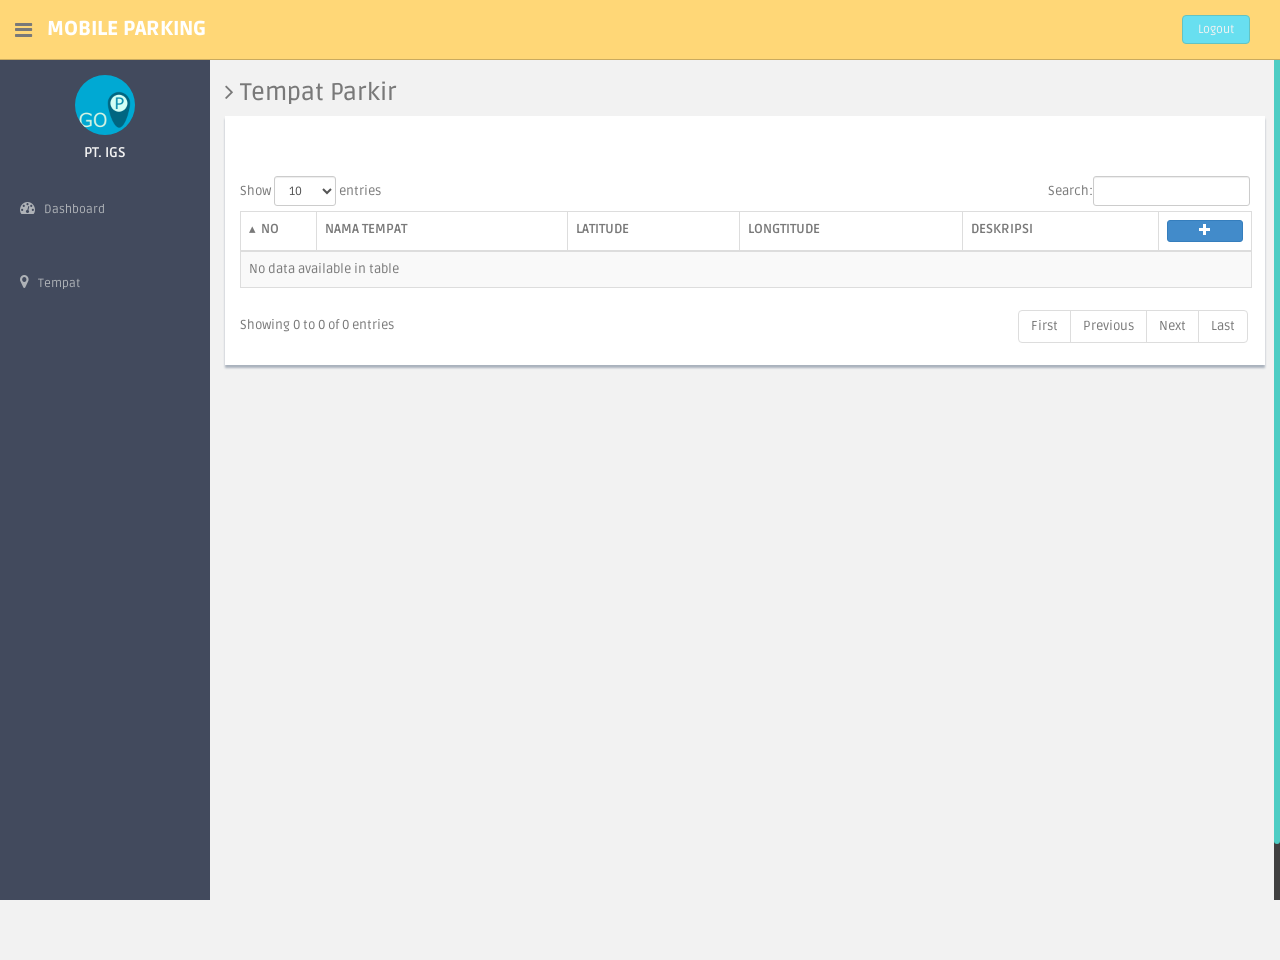
<file: index.html>
<!DOCTYPE html>
<html lang="en">
    <head>
        <meta charset="utf-8">
        <meta name="viewport" content="width=device-width, initial-scale=1.0">
        <meta name="description" content="Mobile Parking">
        <meta name="author" content="PT. IGS">
        <meta http-equiv="refresh" content="30">
        <meta name="keyword" content="Mobile Parking, Mobile, Parking">

        <link rel="apple-touch-icon" sizes="57x57" href="assets/favicon/apple-icon-57x57.png">
        <link rel="apple-touch-icon" sizes="60x60" href="assets/favicon/apple-icon-60x60.png">
        <link rel="apple-touch-icon" sizes="72x72" href="assets/favicon/apple-icon-72x72.png">
        <link rel="apple-touch-icon" sizes="76x76" href="assets/favicon/apple-icon-76x76.png">
        <link rel="apple-touch-icon" sizes="114x114" href="assets/favicon/apple-icon-114x114.png">
        <link rel="apple-touch-icon" sizes="120x120" href="assets/favicon/apple-icon-120x120.png">
        <link rel="apple-touch-icon" sizes="144x144" href="assets/favicon/apple-icon-144x144.png">
        <link rel="apple-touch-icon" sizes="152x152" href="assets/favicon/apple-icon-152x152.png">
        <link rel="apple-touch-icon" sizes="180x180" href="assets/favicon/apple-icon-180x180.png">
        <link rel="icon" type="image/png" sizes="192x192"  href="assets/favicon/android-icon-192x192.png">
        <link rel="icon" type="image/png" sizes="32x32" href="assets/favicon/favicon-32x32.png">
        <link rel="icon" type="image/png" sizes="96x96" href="assets/favicon/favicon-96x96.png">
        <link rel="icon" type="image/png" sizes="16x16" href="assets/favicon/favicon-16x16.png">
        <link rel="manifest" href="assets/favicon/manifest.json">
        <meta name="msapplication-TileColor" content="#ffffff">
        <meta name="msapplication-TileImage" content="assets/favicon/ms-icon-144x144.png">
        <meta name="theme-color" content="#ffffff">

        <title>Mobile Parking</title>

        <link href="assets/css/bootstrap.css" rel="stylesheet">
        <link href="assets/font-awesome/css/font-awesome.css" rel="stylesheet" />
        <link href="assets/css/style.css" rel="stylesheet">
        <link href="assets/css/style-responsive.css" rel="stylesheet">
        <link href="assets/js/gritter/css/jquery.gritter.css" rel="stylesheet">
        <link href="components/sweetalert/dist/sweetalert.css" rel="stylesheet">
        <link href="components/angular-datatables/dist/plugins/bootstrap/datatables.bootstrap.min.css" rel="stylesheet">
    </head>

    <body ng-app="mobile_parking">
        <section id="container" >
            <!--header start-->
            <div ng-include="'templates/layout/header.html'"></div>
            <!--header end-->

            <!--sidebar start-->
            <div ng-include="'templates/layout/sidebar.html'"></div>
            <!--sidebar end-->

            <!-- **********************************************************************************************************************************************************
            MAIN CONTENT
            *********************************************************************************************************************************************************** -->
            <!--main content start-->
            <section id="main-content">
                <section class="wrapper site-min-height" ui-view="">

                </section><! --/wrapper -->
            </section><!-- /MAIN CONTENT -->

            <!--main content end-->
        </section>

        <!-- js placed at the end of the document so the pages load faster -->
        <script src="assets/js/jquery.js"></script>
        <script src="components/angular/angular.min.js"></script>
        <script src="components/sweetalert/dist/sweetalert.min.js"></script>
        <script src="components/sweetalert/dist/sweetalert-dev.js"></script>
        <script src="components/angular/angular-ui-router.js"></script>
        <script src="components/angular/angular-resource.min.js"></script>
        <script src="components/angular-animate/angular-animate.min.js"></script>
        <script src="assets/js/bootstrap.min.js"></script>
        <script src="components/DataTables/datatables.min.js"></script>
        <script src="components/angular-datatables/dist/angular-datatables.min.js"></script>
        <script src="components/angular-datatables/dist/plugins/bootstrap/angular-datatables.bootstrap.min.js"></script>

        <script src="scripts/app.js"></script>
        <script src="scripts/controllers/HomeControllers.js"></script>
        <script src="scripts/services/HomeServices.js"></script>

        <script src="assets/js/jquery-ui-1.9.2.custom.min.js"></script>
        <script src="assets/js/jquery.ui.touch-punch.min.js"></script>
        <script class="include" type="text/javascript" src="assets/js/jquery.dcjqaccordion.2.7.js"></script>
        <script src="assets/js/jquery.scrollTo.min.js"></script>
        <script src="assets/js/jquery.nicescroll.js" type="text/javascript"></script>
        <script src="assets/js/common-scripts.js"></script>
        <script src="assets/js/gritter/js/jquery.gritter.js"></script>
        <!--<script src="assets/js/gritter-conf.js"></script>-->
    </body>
</html>
</file>
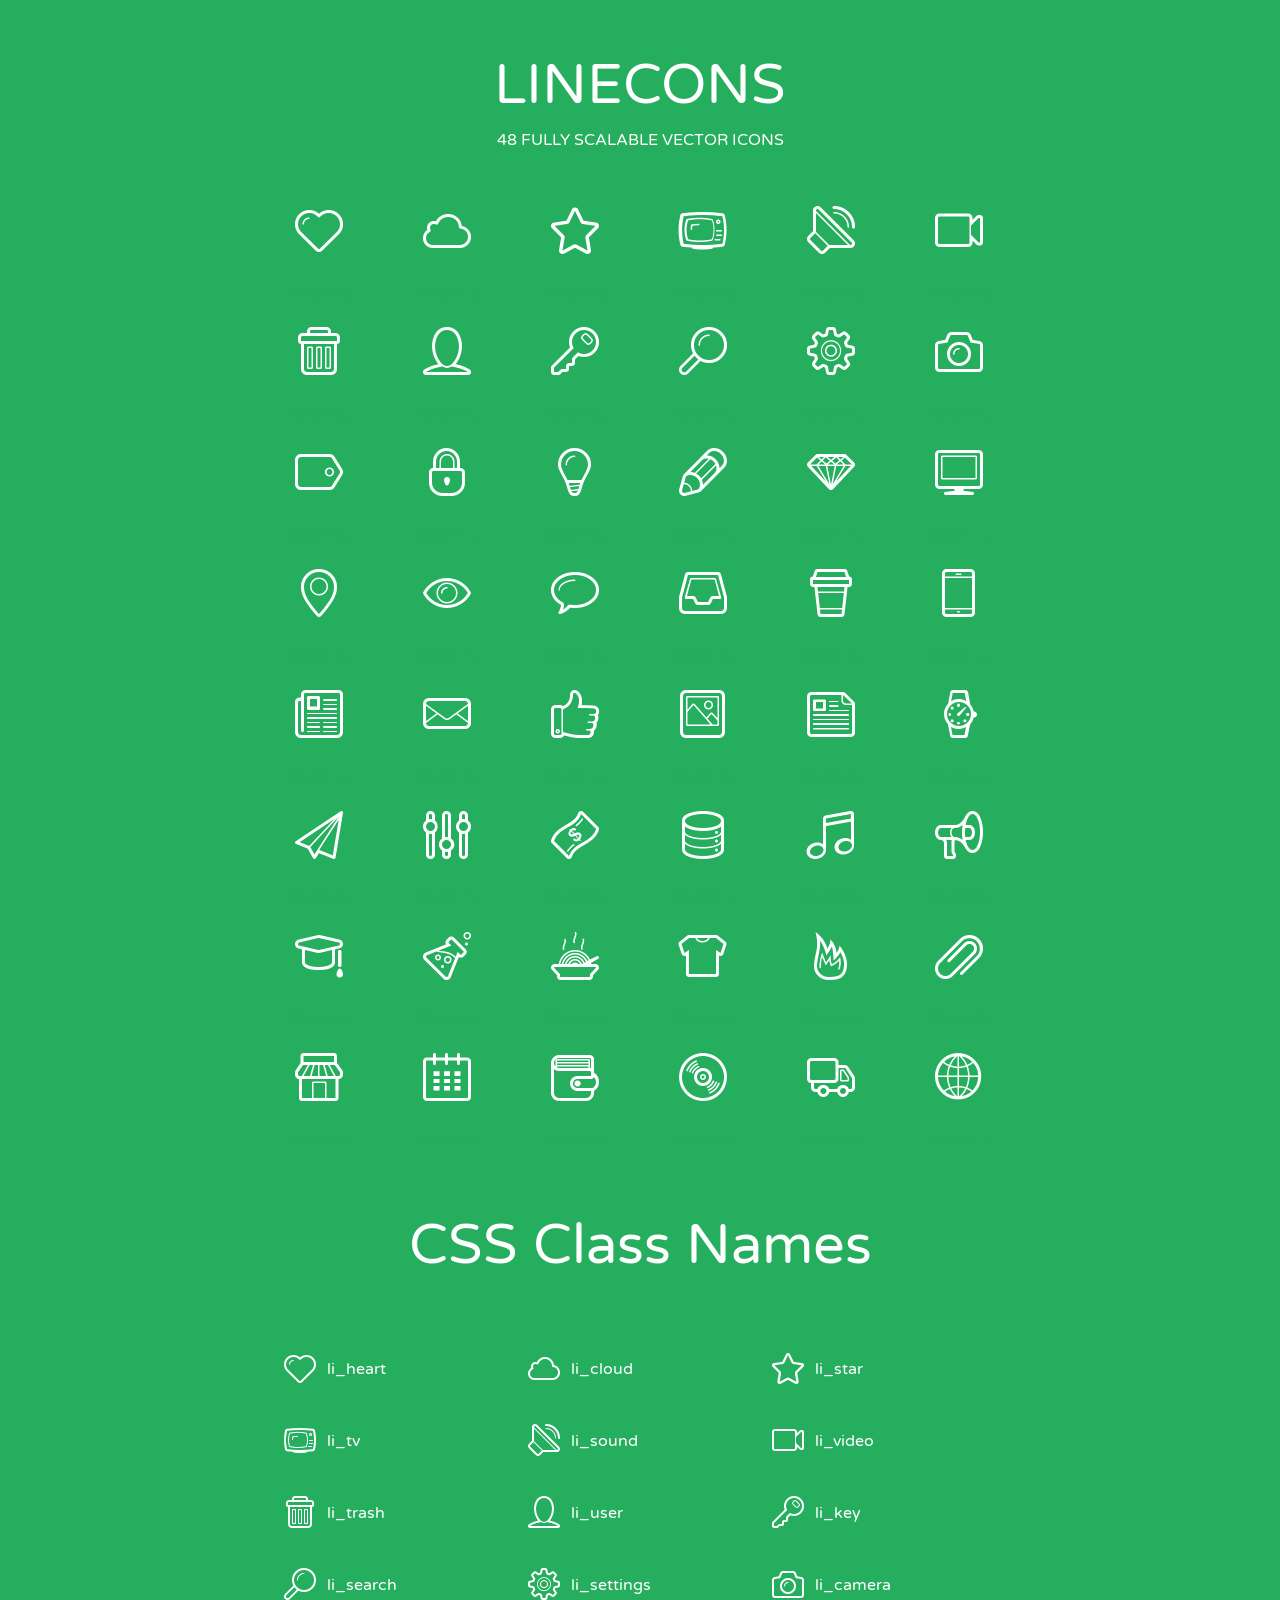
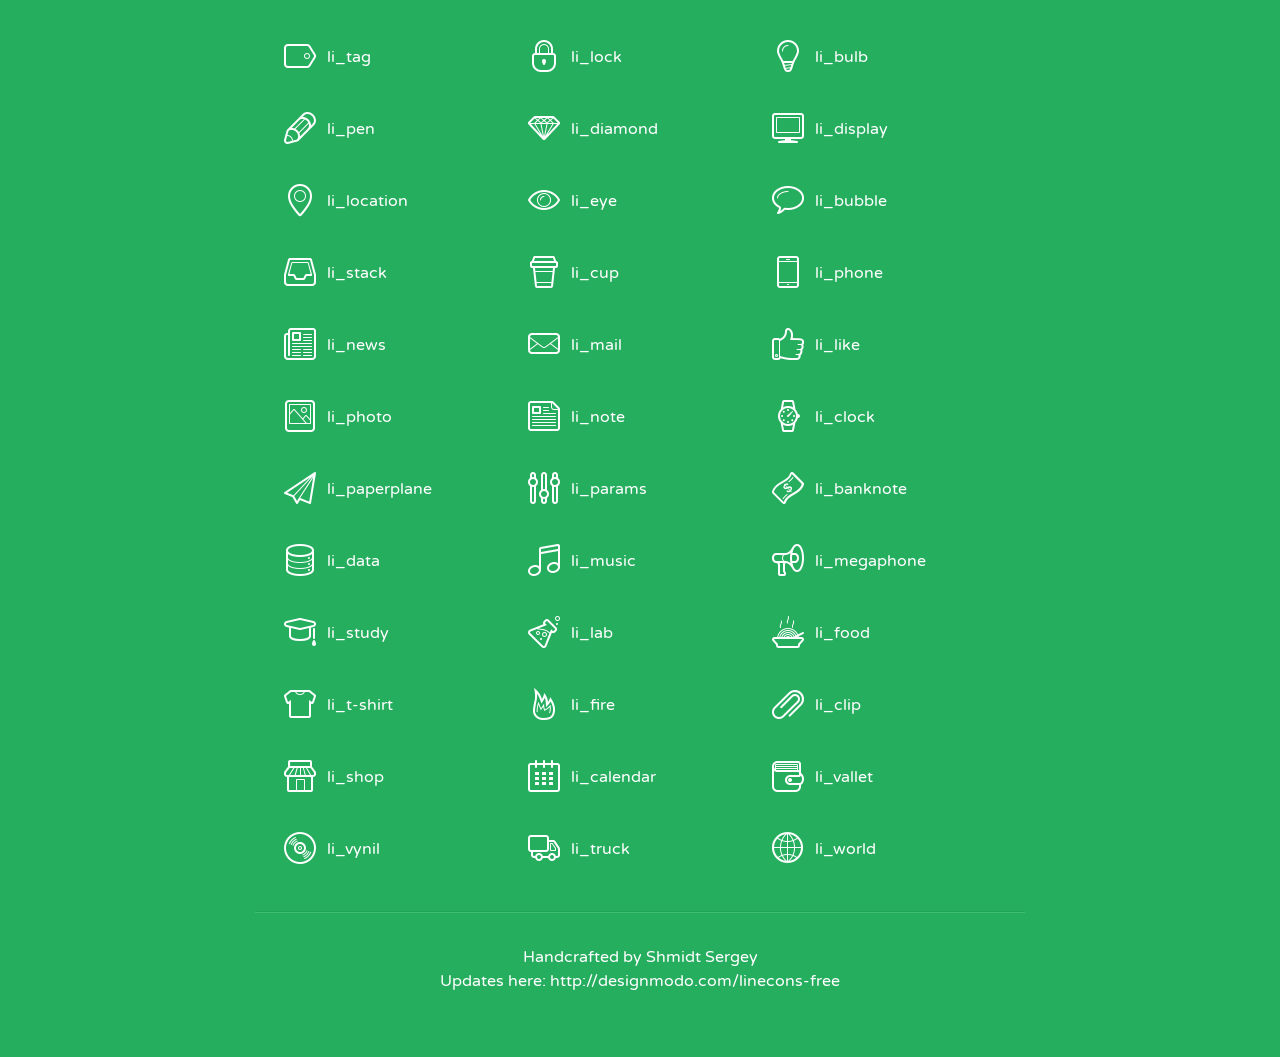
<file: assets/lineicons/index.html>
<!doctype html>
<html>
<head>
<title>LINECONS - 48 Fully Scalable Vector Icons</title>
<link rel="stylesheet" href="style.css" />
<link href='http://fonts.googleapis.com/css?family=Varela+Round' rel='stylesheet' type='text/css'>
<!--[if lte IE 7]><script src="lte-ie7.js"></script><![endif]-->

<!-- 

Thanks http://icomoon.io/app/ for amazing service!

-->


<style>
	section, header, footer {display: block;}
	body {
		font-family: 'Varela Round', sans-serif;
		color: #333333;
		line-height: 1.5;
		font-size: 16px;
		background:#26ae5f;
		color:white;
		-moz-text-shadow: 0 1px 1px rgba(0, 0, 0, 0.21);
		-webkit-text-shadow: 0 1px 1px rgba(0, 0, 0, 0.21);
	}
	* {
		-moz-box-sizing: border-box;
		-webkit-box-sizing: border-box;
		box-sizing: border-box;
		margin: 0;
		padding: 0;
	}
	.glyph {
		float: left;
		text-align: center;
		padding: .5em;
		margin: 0 .5em;
		width: 7em;
		border-radius: .375em;
		top:0;
		position:relative;
		-webkit-transition:0.2s ease-in;
		-o-transition:0.2s ease-in;
		-moz-transition:0.2s ease-in;
		-ie-transition:0.2s ease-in;
		transition:0.2s ease-in;
	}
	.glyph input {
		width: 100%;
		text-align: center;
		font-family: consolas, monospace;
		border-radius:3px;
		border:none;
		padding:4px;
		background:#26AE5C;
		color:#26AE5C;
		-webkit-transition:0.2s ease-in;
		-o-transition:0.2s ease-in;
		-moz-transition:0.2s ease-in;
		-ie-transition:0.2s ease-in;
		transition:0.2s ease-in;
	}
	.glyph:hover input {
		background:#26ae5f;
		padding:4px;
		color:#ffffff;
	}
	.glyph:hover {
		-webkit-transition: all 0.5s ease-out;
		background:#222821;
		color:#fff;
		text-shadow: none;
		-moz-text-shadow: none;
		-webkit-text-shadow: none;
		top:-5px;
		position:relative;
	}
	.glyph input, .mtm {
		margin-top: .75em;
	}
	.w-main {
		width: 770px;
		text-align:center;
	}
	.centered {
		margin-left: auto;
		margin-right: auto;
	}
	.fs1 {
		font-size: 3em;
	}
	header {
		margin: 2em 0;
		padding-bottom: .5em;
	}
	header h1 {
		font-size: 3.5em;
		font-weight: normal;
	}
	.clearfix:before, .clearfix:after { content: ""; display: table; }
	.clearfix:after, .clear { clear: both; }
	footer {
		margin: 2em 0;
		padding: 2em 0;
		border-top: 1px solid rgb(60, 189, 114);
		box-shadow: 0 -1px rgb(33, 165, 89);
	}
	a, a:visited {
		color: #ffffff; text-decoration:none;
	}
	a:hover, a:focus {color: #222821; text-decoration:none;}
	.box1 {
		display: inline-block;
		width: 14em;
		padding: .25em .5em;
		margin: .5em 1em .5em 0;
		text-align:left;
		
	}
	.box1 span { 
		font-size:2em;
		position: relative;
		top: 0.25em;
		margin-right: 0.1em;
	}
</style>
</head>
<body>
	<div class="w-main centered">
	<section class="mtm clearfix" id="glyphs">
	<header>
		<h1>LINECONS</h1>
		<p>48 FULLY SCALABLE VECTOR ICONS</p>
	</header>
	<div class="glyph">
		<div class="fs1" aria-hidden="true" data-icon="&#xe000;"></div>
		<input type="text" readonly="readonly" value="&amp;#xe000;" />
	</div>
	<div class="glyph">
		<div class="fs1" aria-hidden="true" data-icon="&#xe001;"></div>
		<input type="text" readonly="readonly" value="&amp;#xe001;" />
	</div>
	<div class="glyph">
		<div class="fs1" aria-hidden="true" data-icon="&#xe002;"></div>
		<input type="text" readonly="readonly" value="&amp;#xe002;" />
	</div>
	<div class="glyph">
		<div class="fs1" aria-hidden="true" data-icon="&#xe003;"></div>
		<input type="text" readonly="readonly" value="&amp;#xe003;" />
	</div>
	<div class="glyph">
		<div class="fs1" aria-hidden="true" data-icon="&#xe004;"></div>
		<input type="text" readonly="readonly" value="&amp;#xe004;" />
	</div>
	<div class="glyph">
		<div class="fs1" aria-hidden="true" data-icon="&#xe005;"></div>
		<input type="text" readonly="readonly" value="&amp;#xe005;" />
	</div>
	<div class="glyph">
		<div class="fs1" aria-hidden="true" data-icon="&#xe006;"></div>
		<input type="text" readonly="readonly" value="&amp;#xe006;" />
	</div>
	<div class="glyph">
		<div class="fs1" aria-hidden="true" data-icon="&#xe007;"></div>
		<input type="text" readonly="readonly" value="&amp;#xe007;" />
	</div>
	<div class="glyph">
		<div class="fs1" aria-hidden="true" data-icon="&#xe008;"></div>
		<input type="text" readonly="readonly" value="&amp;#xe008;" />
	</div>
	<div class="glyph">
		<div class="fs1" aria-hidden="true" data-icon="&#xe009;"></div>
		<input type="text" readonly="readonly" value="&amp;#xe009;" />
	</div>
	<div class="glyph">
		<div class="fs1" aria-hidden="true" data-icon="&#xe00a;"></div>
		<input type="text" readonly="readonly" value="&amp;#xe00a;" />
	</div>
	<div class="glyph">
		<div class="fs1" aria-hidden="true" data-icon="&#xe00b;"></div>
		<input type="text" readonly="readonly" value="&amp;#xe00b;" />
	</div>
	<div class="glyph">
		<div class="fs1" aria-hidden="true" data-icon="&#xe00c;"></div>
		<input type="text" readonly="readonly" value="&amp;#xe00c;" />
	</div>
	<div class="glyph">
		<div class="fs1" aria-hidden="true" data-icon="&#xe00d;"></div>
		<input type="text" readonly="readonly" value="&amp;#xe00d;" />
	</div>
	<div class="glyph">
		<div class="fs1" aria-hidden="true" data-icon="&#xe00e;"></div>
		<input type="text" readonly="readonly" value="&amp;#xe00e;" />
	</div>
	<div class="glyph">
		<div class="fs1" aria-hidden="true" data-icon="&#xe00f;"></div>
		<input type="text" readonly="readonly" value="&amp;#xe00f;" />
	</div>
	<div class="glyph">
		<div class="fs1" aria-hidden="true" data-icon="&#xe010;"></div>
		<input type="text" readonly="readonly" value="&amp;#xe010;" />
	</div>
	<div class="glyph">
		<div class="fs1" aria-hidden="true" data-icon="&#xe011;"></div>
		<input type="text" readonly="readonly" value="&amp;#xe011;" />
	</div>
	<div class="glyph">
		<div class="fs1" aria-hidden="true" data-icon="&#xe012;"></div>
		<input type="text" readonly="readonly" value="&amp;#xe012;" />
	</div>
	<div class="glyph">
		<div class="fs1" aria-hidden="true" data-icon="&#xe013;"></div>
		<input type="text" readonly="readonly" value="&amp;#xe013;" />
	</div>
	<div class="glyph">
		<div class="fs1" aria-hidden="true" data-icon="&#xe014;"></div>
		<input type="text" readonly="readonly" value="&amp;#xe014;" />
	</div>
	<div class="glyph">
		<div class="fs1" aria-hidden="true" data-icon="&#xe015;"></div>
		<input type="text" readonly="readonly" value="&amp;#xe015;" />
	</div>
	<div class="glyph">
		<div class="fs1" aria-hidden="true" data-icon="&#xe016;"></div>
		<input type="text" readonly="readonly" value="&amp;#xe016;" />
	</div>
	<div class="glyph">
		<div class="fs1" aria-hidden="true" data-icon="&#xe017;"></div>
		<input type="text" readonly="readonly" value="&amp;#xe017;" />
	</div>
	<div class="glyph">
		<div class="fs1" aria-hidden="true" data-icon="&#xe018;"></div>
		<input type="text" readonly="readonly" value="&amp;#xe018;" />
	</div>
	<div class="glyph">
		<div class="fs1" aria-hidden="true" data-icon="&#xe019;"></div>
		<input type="text" readonly="readonly" value="&amp;#xe019;" />
	</div>
	<div class="glyph">
		<div class="fs1" aria-hidden="true" data-icon="&#xe01a;"></div>
		<input type="text" readonly="readonly" value="&amp;#xe01a;" />
	</div>
	<div class="glyph">
		<div class="fs1" aria-hidden="true" data-icon="&#xe01b;"></div>
		<input type="text" readonly="readonly" value="&amp;#xe01b;" />
	</div>
	<div class="glyph">
		<div class="fs1" aria-hidden="true" data-icon="&#xe01c;"></div>
		<input type="text" readonly="readonly" value="&amp;#xe01c;" />
	</div>
	<div class="glyph">
		<div class="fs1" aria-hidden="true" data-icon="&#xe01d;"></div>
		<input type="text" readonly="readonly" value="&amp;#xe01d;" />
	</div>
	<div class="glyph">
		<div class="fs1" aria-hidden="true" data-icon="&#xe01e;"></div>
		<input type="text" readonly="readonly" value="&amp;#xe01e;" />
	</div>
	<div class="glyph">
		<div class="fs1" aria-hidden="true" data-icon="&#xe01f;"></div>
		<input type="text" readonly="readonly" value="&amp;#xe01f;" />
	</div>
	<div class="glyph">
		<div class="fs1" aria-hidden="true" data-icon="&#xe020;"></div>
		<input type="text" readonly="readonly" value="&amp;#xe020;" />
	</div>
	<div class="glyph">
		<div class="fs1" aria-hidden="true" data-icon="&#xe021;"></div>
		<input type="text" readonly="readonly" value="&amp;#xe021;" />
	</div>
	<div class="glyph">
		<div class="fs1" aria-hidden="true" data-icon="&#xe022;"></div>
		<input type="text" readonly="readonly" value="&amp;#xe022;" />
	</div>
	<div class="glyph">
		<div class="fs1" aria-hidden="true" data-icon="&#xe023;"></div>
		<input type="text" readonly="readonly" value="&amp;#xe023;" />
	</div>
	<div class="glyph">
		<div class="fs1" aria-hidden="true" data-icon="&#xe024;"></div>
		<input type="text" readonly="readonly" value="&amp;#xe024;" />
	</div>
	<div class="glyph">
		<div class="fs1" aria-hidden="true" data-icon="&#xe025;"></div>
		<input type="text" readonly="readonly" value="&amp;#xe025;" />
	</div>
	<div class="glyph">
		<div class="fs1" aria-hidden="true" data-icon="&#xe026;"></div>
		<input type="text" readonly="readonly" value="&amp;#xe026;" />
	</div>
	<div class="glyph">
		<div class="fs1" aria-hidden="true" data-icon="&#xe027;"></div>
		<input type="text" readonly="readonly" value="&amp;#xe027;" />
	</div>
	<div class="glyph">
		<div class="fs1" aria-hidden="true" data-icon="&#xe028;"></div>
		<input type="text" readonly="readonly" value="&amp;#xe028;" />
	</div>
	<div class="glyph">
		<div class="fs1" aria-hidden="true" data-icon="&#xe029;"></div>
		<input type="text" readonly="readonly" value="&amp;#xe029;" />
	</div>
	<div class="glyph">
		<div class="fs1" aria-hidden="true" data-icon="&#xe02a;"></div>
		<input type="text" readonly="readonly" value="&amp;#xe02a;" />
	</div>
	<div class="glyph">
		<div class="fs1" aria-hidden="true" data-icon="&#xe02b;"></div>
		<input type="text" readonly="readonly" value="&amp;#xe02b;" />
	</div>
	<div class="glyph">
		<div class="fs1" aria-hidden="true" data-icon="&#xe02c;"></div>
		<input type="text" readonly="readonly" value="&amp;#xe02c;" />
	</div>
	<div class="glyph">
		<div class="fs1" aria-hidden="true" data-icon="&#xe02d;"></div>
		<input type="text" readonly="readonly" value="&amp;#xe02d;" />
	</div>
	<div class="glyph">
		<div class="fs1" aria-hidden="true" data-icon="&#xe02e;"></div>
		<input type="text" readonly="readonly" value="&amp;#xe02e;" />
	</div>
	<div class="glyph">
		<div class="fs1" aria-hidden="true" data-icon="&#xe02f;"></div>
		<input type="text" readonly="readonly" value="&amp;#xe02f;" />
	</div>
	</section>
	<div class="clear"></div>
	<section class="mtm clearfix" id="glyphs">
	<header>
		<h1>CSS Class Names</h1>
	</header>
	<span class="box1">
		<span aria-hidden="true" class="li_heart"></span>
		&nbsp;li_heart
	</span>
	<span class="box1">
		<span aria-hidden="true" class="li_cloud"></span>
		&nbsp;li_cloud
	</span>
	<span class="box1">
		<span aria-hidden="true" class="li_star"></span>
		&nbsp;li_star
	</span>
	<span class="box1">
		<span aria-hidden="true" class="li_tv"></span>
		&nbsp;li_tv
	</span>
	<span class="box1">
		<span aria-hidden="true" class="li_sound"></span>
		&nbsp;li_sound
	</span>
	<span class="box1">
		<span aria-hidden="true" class="li_video"></span>
		&nbsp;li_video
	</span>
	<span class="box1">
		<span aria-hidden="true" class="li_trash"></span>
		&nbsp;li_trash
	</span>
	<span class="box1">
		<span aria-hidden="true" class="li_user"></span>
		&nbsp;li_user
	</span>
	<span class="box1">
		<span aria-hidden="true" class="li_key"></span>
		&nbsp;li_key
	</span>
	<span class="box1">
		<span aria-hidden="true" class="li_search"></span>
		&nbsp;li_search
	</span>
	<span class="box1">
		<span aria-hidden="true" class="li_settings"></span>
		&nbsp;li_settings
	</span>
	<span class="box1">
		<span aria-hidden="true" class="li_camera"></span>
		&nbsp;li_camera
	</span>
	<span class="box1">
		<span aria-hidden="true" class="li_tag"></span>
		&nbsp;li_tag
	</span>
	<span class="box1">
		<span aria-hidden="true" class="li_lock"></span>
		&nbsp;li_lock
	</span>
	<span class="box1">
		<span aria-hidden="true" class="li_bulb"></span>
		&nbsp;li_bulb
	</span>
	<span class="box1">
		<span aria-hidden="true" class="li_pen"></span>
		&nbsp;li_pen
	</span>
	<span class="box1">
		<span aria-hidden="true" class="li_diamond"></span>
		&nbsp;li_diamond
	</span>
	<span class="box1">
		<span aria-hidden="true" class="li_display"></span>
		&nbsp;li_display
	</span>
	<span class="box1">
		<span aria-hidden="true" class="li_location"></span>
		&nbsp;li_location
	</span>
	<span class="box1">
		<span aria-hidden="true" class="li_eye"></span>
		&nbsp;li_eye
	</span>
	<span class="box1">
		<span aria-hidden="true" class="li_bubble"></span>
		&nbsp;li_bubble
	</span>
	<span class="box1">
		<span aria-hidden="true" class="li_stack"></span>
		&nbsp;li_stack
	</span>
	<span class="box1">
		<span aria-hidden="true" class="li_cup"></span>
		&nbsp;li_cup
	</span>
	<span class="box1">
		<span aria-hidden="true" class="li_phone"></span>
		&nbsp;li_phone
	</span>
	<span class="box1">
		<span aria-hidden="true" class="li_news"></span>
		&nbsp;li_news
	</span>
	<span class="box1">
		<span aria-hidden="true" class="li_mail"></span>
		&nbsp;li_mail
	</span>
	<span class="box1">
		<span aria-hidden="true" class="li_like"></span>
		&nbsp;li_like
	</span>
	<span class="box1">
		<span aria-hidden="true" class="li_photo"></span>
		&nbsp;li_photo
	</span>
	<span class="box1">
		<span aria-hidden="true" class="li_note"></span>
		&nbsp;li_note
	</span>
	<span class="box1">
		<span aria-hidden="true" class="li_clock"></span>
		&nbsp;li_clock
	</span>
	<span class="box1">
		<span aria-hidden="true" class="li_paperplane"></span>
		&nbsp;li_paperplane
	</span>
	<span class="box1">
		<span aria-hidden="true" class="li_params"></span>
		&nbsp;li_params
	</span>
	<span class="box1">
		<span aria-hidden="true" class="li_banknote"></span>
		&nbsp;li_banknote
	</span>
	<span class="box1">
		<span aria-hidden="true" class="li_data"></span>
		&nbsp;li_data
	</span>
	<span class="box1">
		<span aria-hidden="true" class="li_music"></span>
		&nbsp;li_music
	</span>
	<span class="box1">
		<span aria-hidden="true" class="li_megaphone"></span>
		&nbsp;li_megaphone
	</span>
	<span class="box1">
		<span aria-hidden="true" class="li_study"></span>
		&nbsp;li_study
	</span>
	<span class="box1">
		<span aria-hidden="true" class="li_lab"></span>
		&nbsp;li_lab
	</span>
	<span class="box1">
		<span aria-hidden="true" class="li_food"></span>
		&nbsp;li_food
	</span>
	<span class="box1">
		<span aria-hidden="true" class="li_t-shirt"></span>
		&nbsp;li_t-shirt
	</span>
	<span class="box1">
		<span aria-hidden="true" class="li_fire"></span>
		&nbsp;li_fire
	</span>
	<span class="box1">
		<span aria-hidden="true" class="li_clip"></span>
		&nbsp;li_clip
	</span>
	<span class="box1">
		<span aria-hidden="true" class="li_shop"></span>
		&nbsp;li_shop
	</span>
	<span class="box1">
		<span aria-hidden="true" class="li_calendar"></span>
		&nbsp;li_calendar
	</span>
	<span class="box1">
		<span aria-hidden="true" class="li_vallet"></span>
		&nbsp;li_vallet
	</span>
	<span class="box1">
		<span aria-hidden="true" class="li_vynil"></span>
		&nbsp;li_vynil
	</span>
	<span class="box1">
		<span aria-hidden="true" class="li_truck"></span>
		&nbsp;li_truck
	</span>
	<span class="box1">
		<span aria-hidden="true" class="li_world"></span>
		&nbsp;li_world
	</span>
	</section>
	<footer>
		<p>Handcrafted by <a href="http://shmidt.in">Shmidt Sergey</a></p>
		<p>Updates here: <a href="http://designmodo.com/linecons-free">http://designmodo.com/linecons-free</a></p>
	</footer>
	</div>
	<script>
	document.getElementById("glyphs").addEventListener("click", function(e) {
		var target = e.target;
		if (target.tagName === "INPUT") {
			target.select();
		}
	});
	</script>
</body>
</html>
</file>
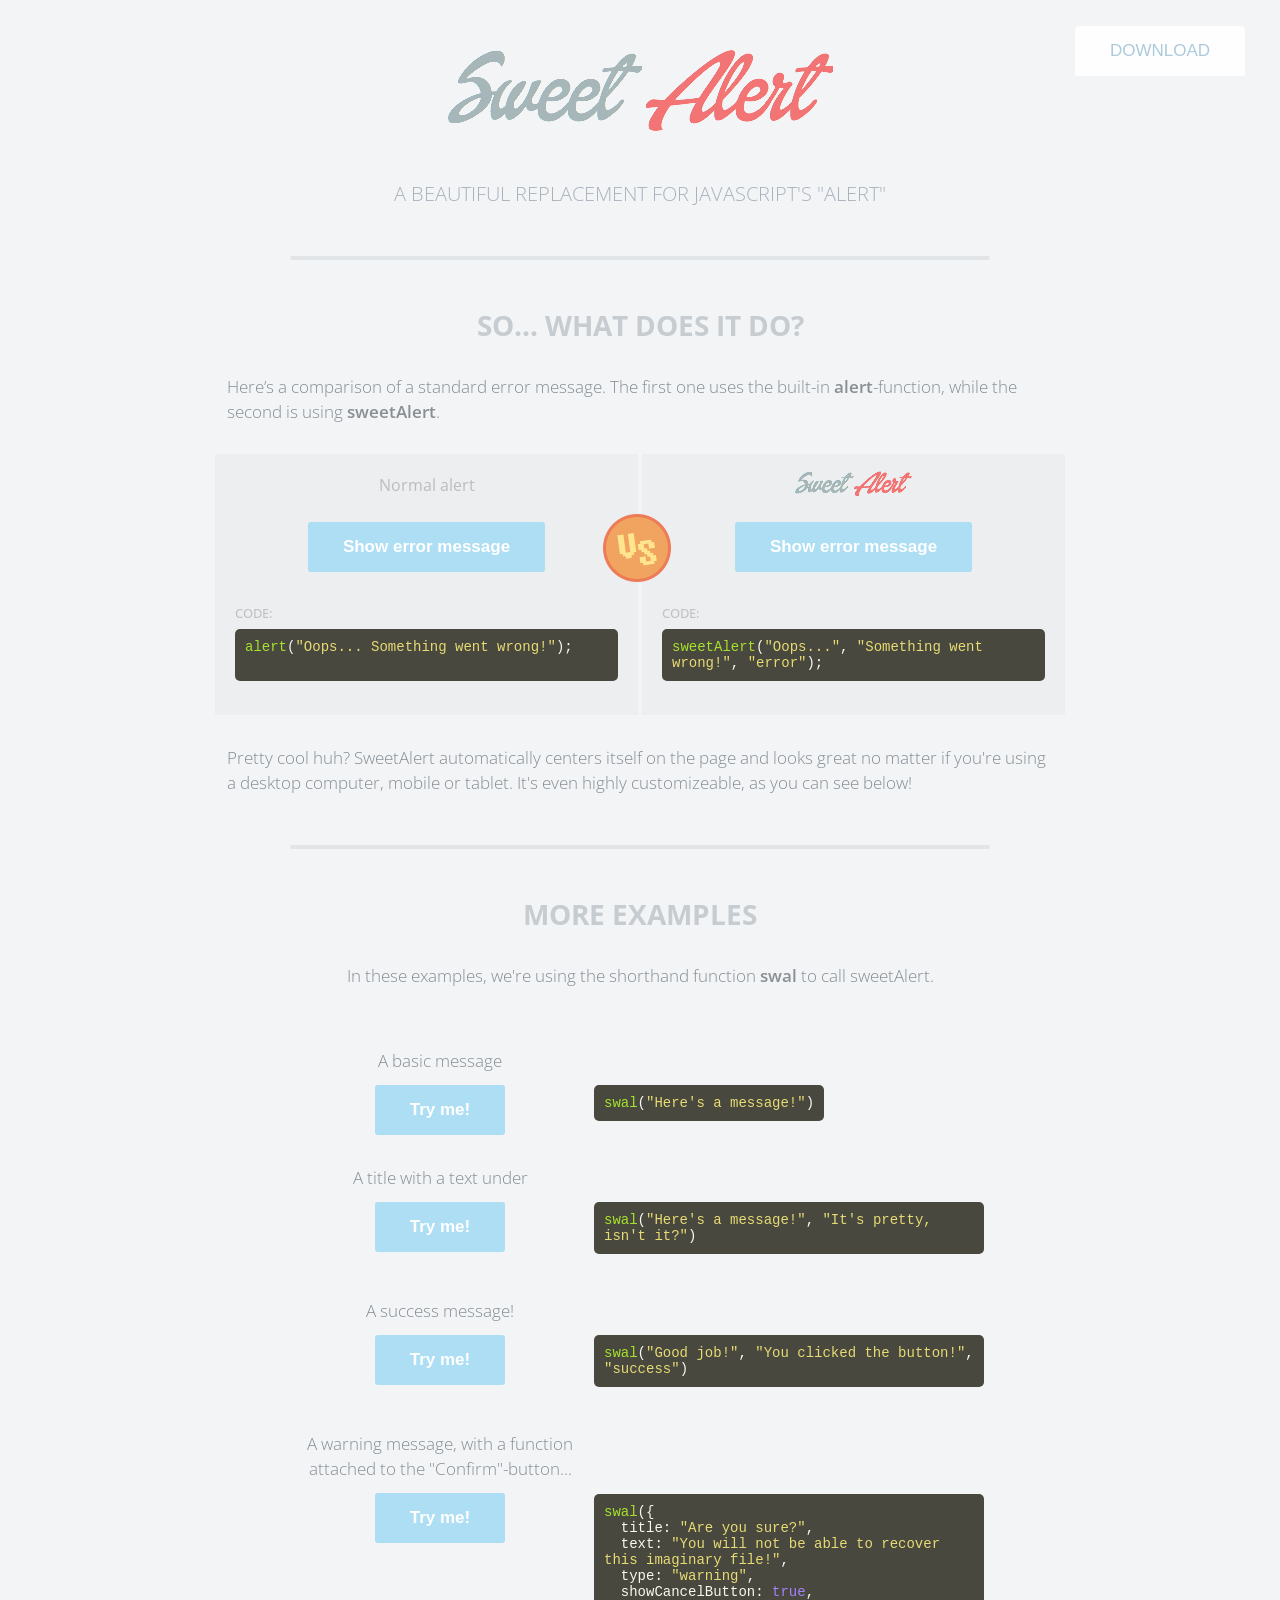
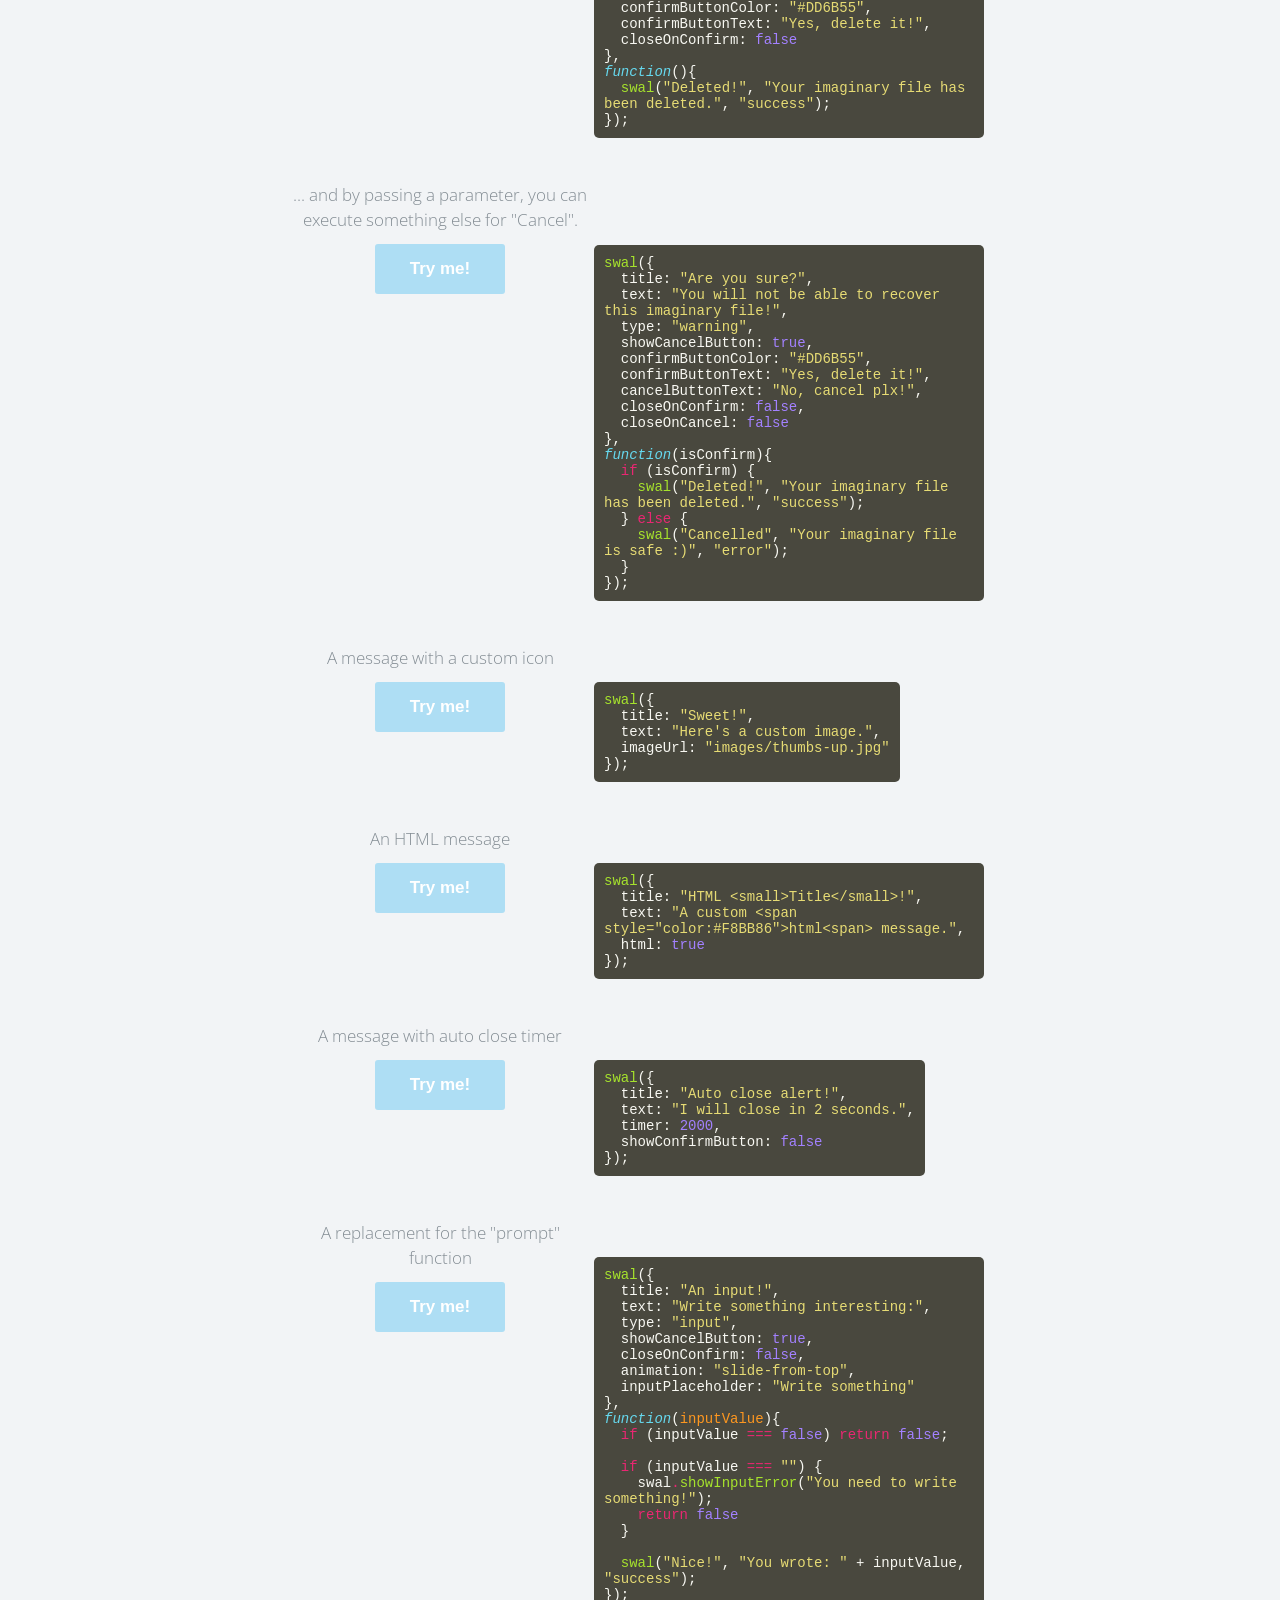
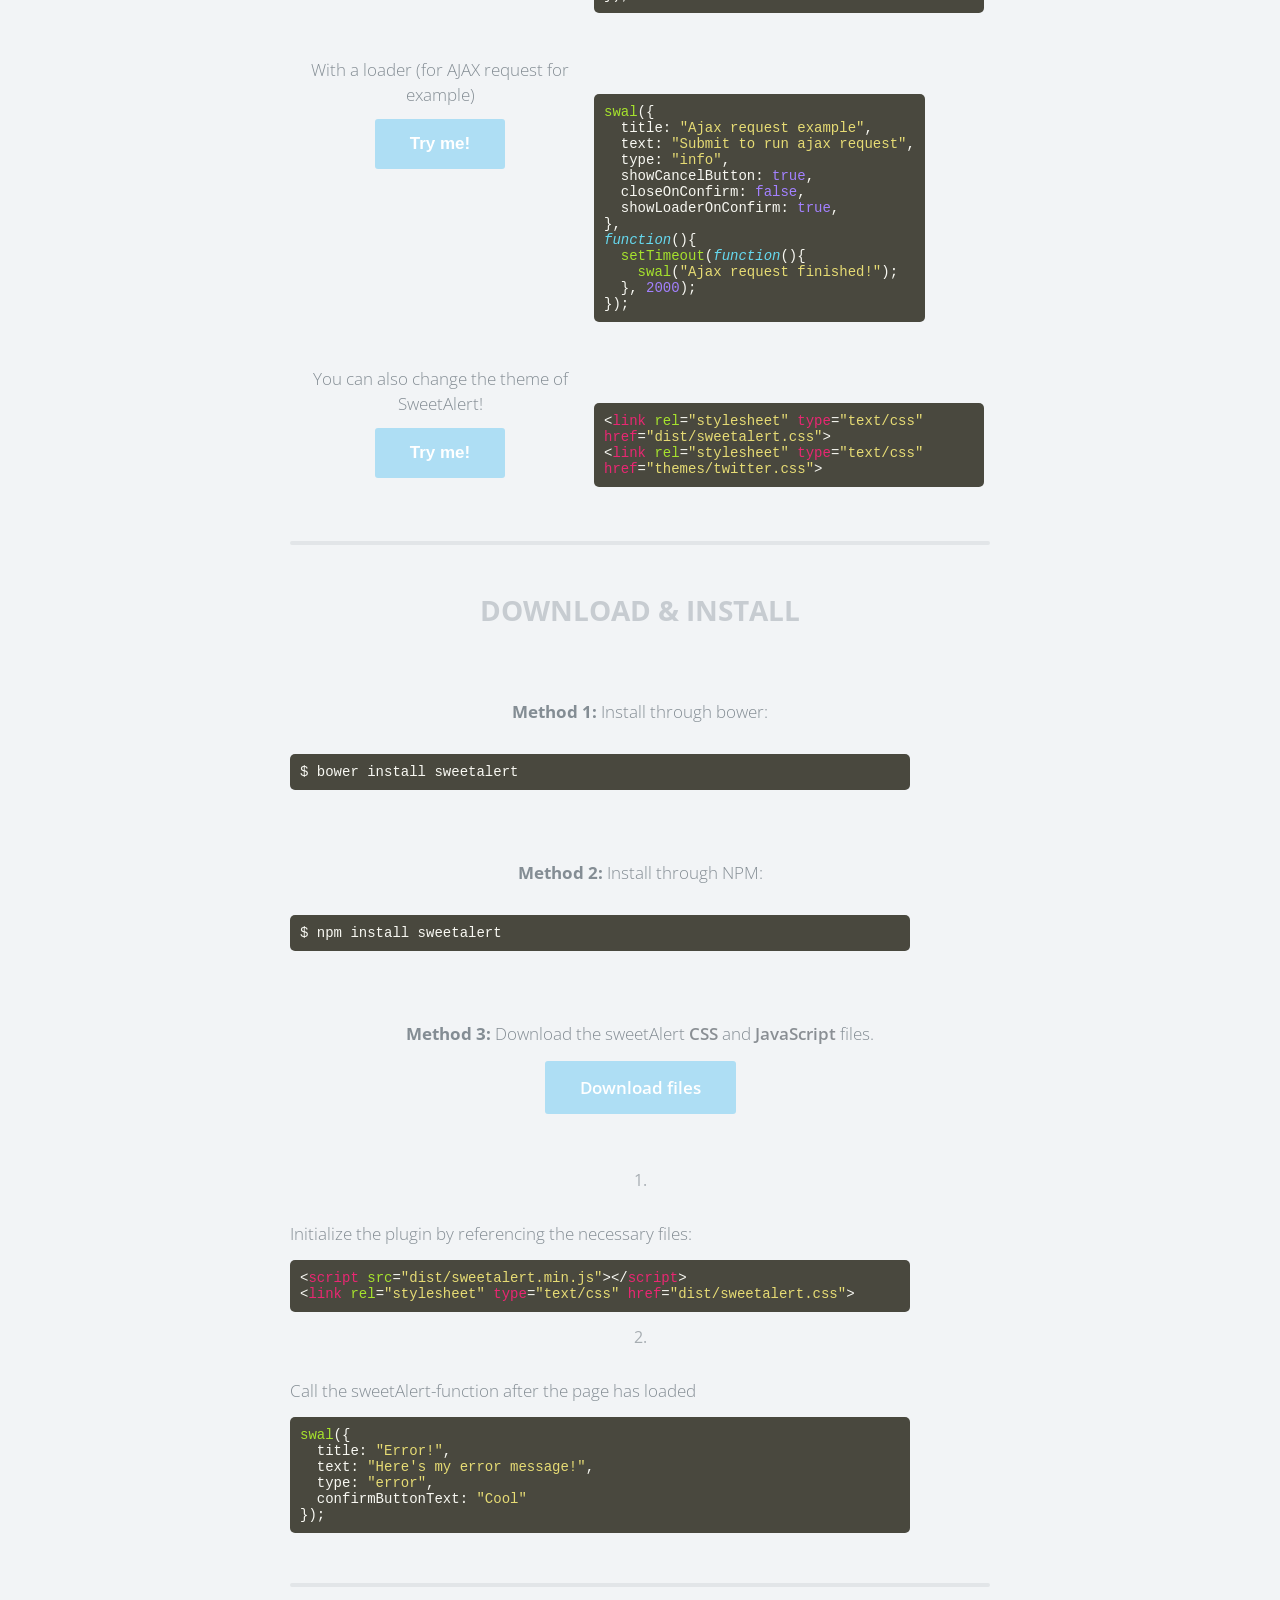
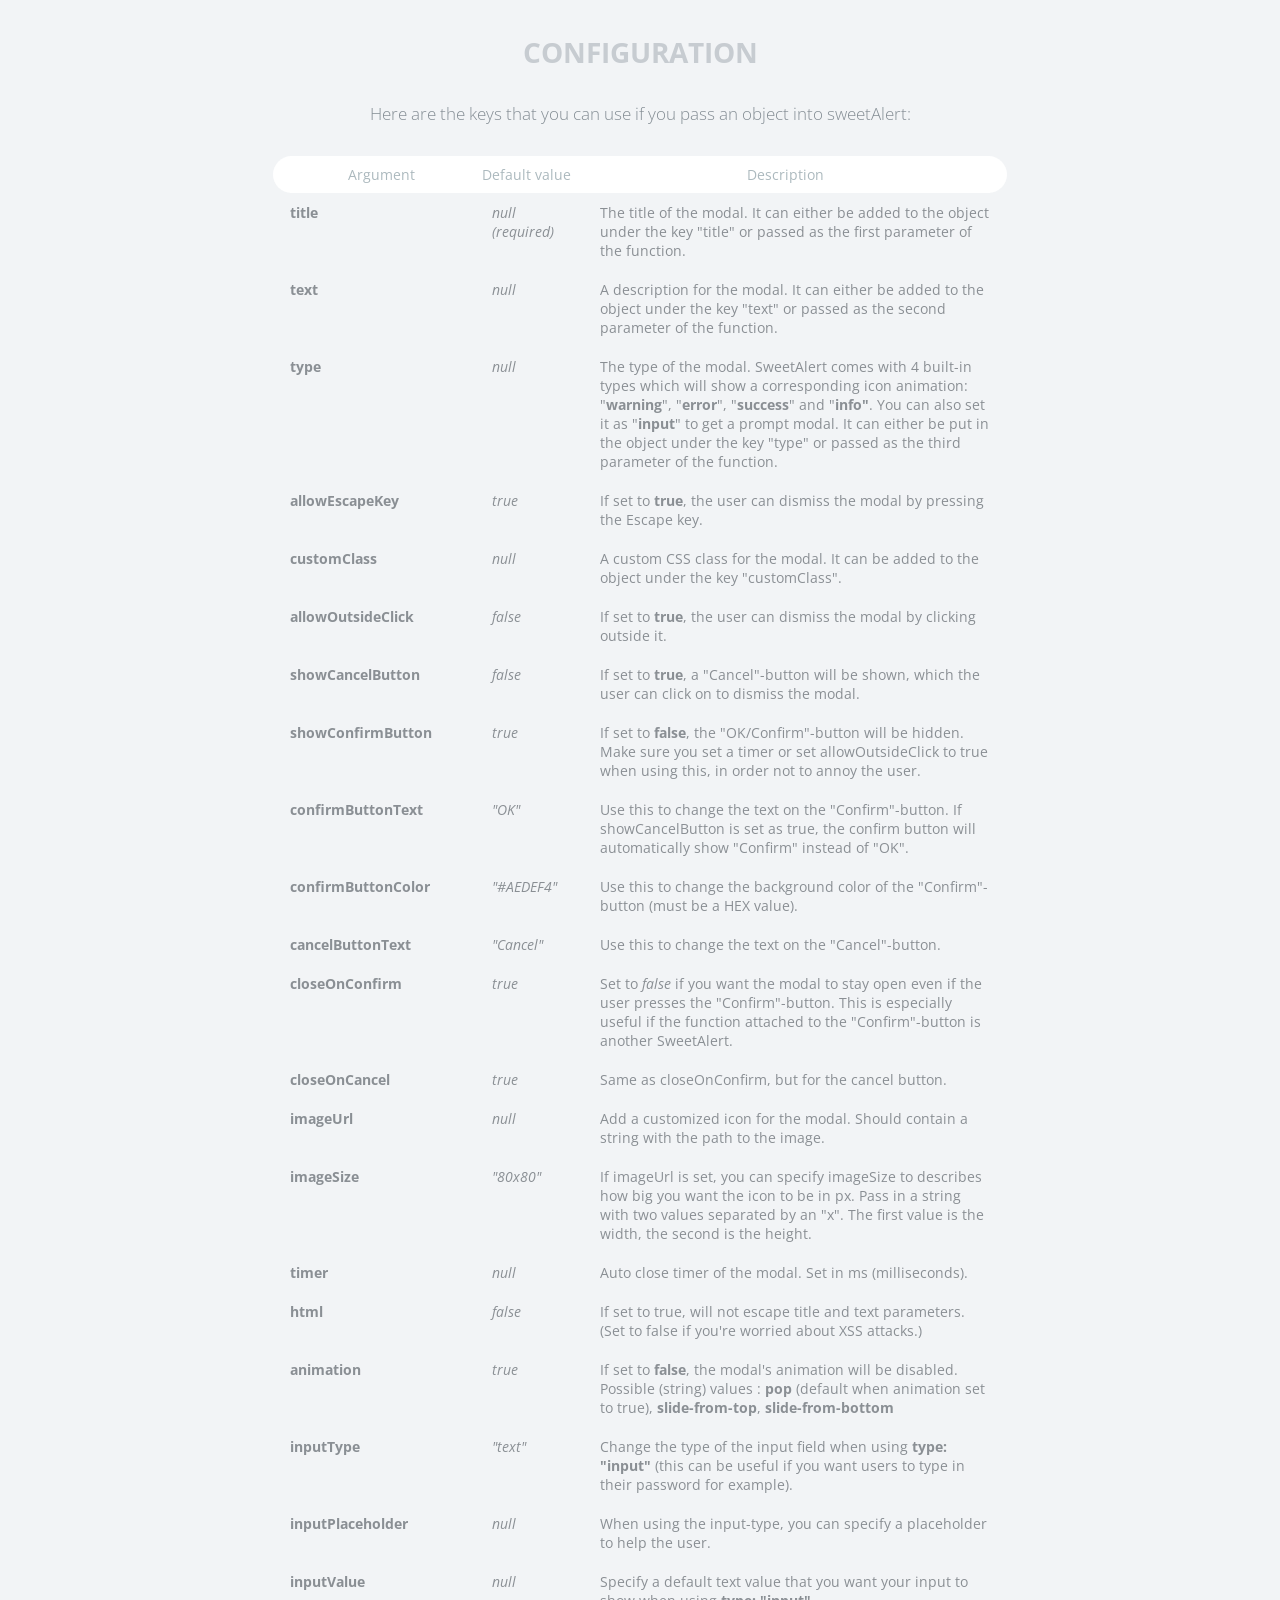
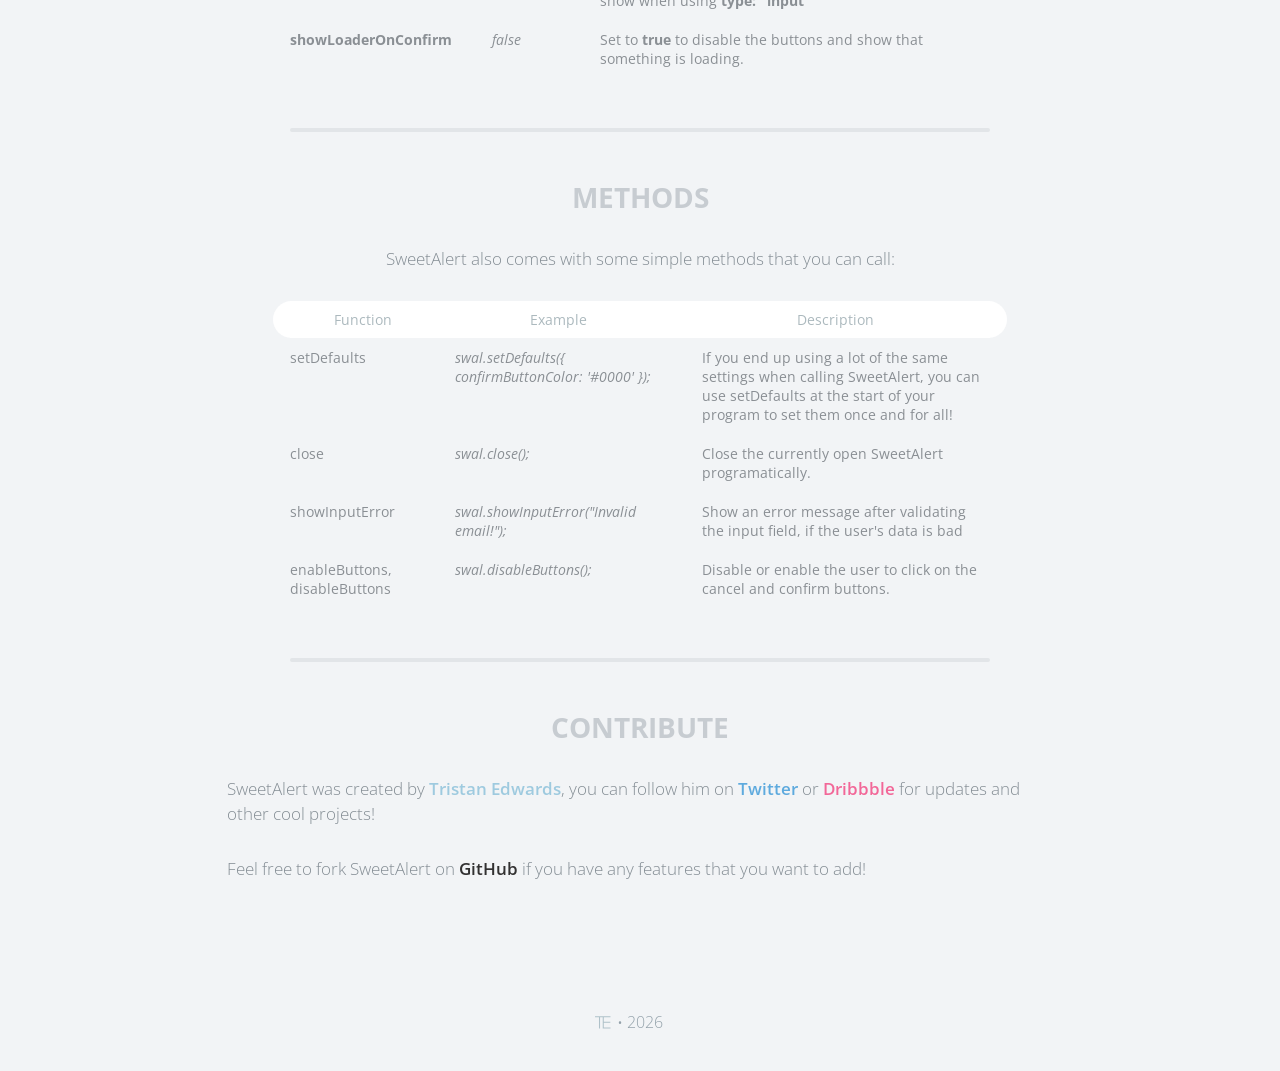
<file: components/sweetalert/index.html>
<!doctype html>

<html>

<head>
  <meta charset="utf-8">
  <meta name="viewport" content="width=device-width, initial-scale=1, maximum-scale=1, user-scalable=0" />
  <title>SweetAlert</title>

  <link rel="stylesheet" href="example/example.css">
  <script src="https://code.jquery.com/jquery-2.1.3.min.js"></script>

  <!-- This is what you need -->
  <script src="dist/sweetalert-dev.js"></script>
  <link rel="stylesheet" href="dist/sweetalert.css">
  <!--.......................-->

</head>

<body>

<h1>Sweet Alert</h1>
<h2>A beautiful replacement for JavaScript's "Alert"</h2>
<button class="download">Download</button>

<!-- What does it do? -->
<h3>So... What does it do?</h3>
<p>Here’s a comparison of a standard error message. The first one uses the built-in <strong>alert</strong>-function, while the second is using <strong>sweetAlert</strong>.</p>

<div class="showcase normal">
	<h4>Normal alert</h4>
	<button>Show error message</button>

	<h5>Code:</h5>
	<pre><span class="attr">alert</span>(<span class="str">"Oops... Something went wrong!"</span>);

	</pre>

	<div class="vs-icon"></div>
</div>

<div class="showcase sweet">
	<h4>Sweet Alert</h4>
	<button>Show error message</button>

	<h5>Code:</h5>
	<pre><span class="attr">sweetAlert</span>(<span class="str">"Oops..."</span>, <span class="str">"Something went wrong!"</span>, <span class="str">"error"</span>);</pre>
</div>

<p>Pretty cool huh? SweetAlert automatically centers itself on the page and looks great no matter if you're using a desktop computer, mobile or tablet. It's even highly customizeable, as you can see below!</p>


<!-- Examples -->
<h3>More examples</h3>

<p class="center">In these examples, we're using the shorthand function <strong>swal</strong> to call sweetAlert.</p>

<ul class="examples">

	<li class="message">
		<div class="ui">
			<p>A basic message</p>
			<button>Try me!</button>
		</div>
		<pre><span class="attr">swal</span>(<span class="str">"Here's a message!"</span>)</pre>
	</li>

	<li class="title-text">
		<div class="ui">
			<p>A title with a text under</p>
			<button>Try me!</button>
		</div>
		<pre><span class="attr">swal</span>(<span class="str">"Here's a message!"</span>, <span class="str">"It's pretty, isn't it?"</span>)</pre>
	</li>

	<li class="success">
		<div class="ui">
			<p>A success message!</p>
			<button>Try me!</button>
		</div>
		<pre><span class="attr">swal</span>(<span class="str">"Good job!"</span>, <span class="str">"You clicked the button!"</span>, <span class="str">"success"</span>)</pre>
	</li>

	<li class="warning confirm">
		<div class="ui">
			<p>A warning message, with a function attached to the "Confirm"-button...</p>
			<button>Try me!</button>
		</div>
		<pre><span class="attr">swal</span>({
&nbsp;&nbsp;title: <span class="str">"Are you sure?"</span>,
&nbsp;&nbsp;text: <span class="str">"You will not be able to recover this imaginary file!"</span>,
&nbsp;&nbsp;type: <span class="str">"warning"</span>,
&nbsp;&nbsp;showCancelButton: <span class="val">true</span>,
&nbsp;&nbsp;confirmButtonColor: <span class="str">"#DD6B55"</span>,
&nbsp;&nbsp;confirmButtonText: <span class="str">"Yes, delete it!"</span>,
&nbsp;&nbsp;closeOnConfirm: <span class="val">false</span>
},
<span class="func"><i>function</i></span>(){
&nbsp;&nbsp;<span class="attr">swal</span>(<span class="str">"Deleted!"</span>, <span class="str">"Your imaginary file has been deleted."</span>, <span class="str">"success"</span>);
});</pre>
	</li>

	<li class="warning cancel">
		<div class="ui">
			<p>... and by passing a parameter, you can execute something else for "Cancel".</p>
			<button>Try me!</button>
		</div>
		<pre><span class="attr">swal</span>({
&nbsp;&nbsp;title: <span class="str">"Are you sure?"</span>,
&nbsp;&nbsp;text: <span class="str">"You will not be able to recover this imaginary file!"</span>,
&nbsp;&nbsp;type: <span class="str">"warning"</span>,
&nbsp;&nbsp;showCancelButton: <span class="val">true</span>,
&nbsp;&nbsp;confirmButtonColor: <span class="str">"#DD6B55"</span>,
&nbsp;&nbsp;confirmButtonText: <span class="str">"Yes, delete it!"</span>,
&nbsp;&nbsp;cancelButtonText: <span class="str">"No, cancel plx!"</span>,
&nbsp;&nbsp;closeOnConfirm: <span class="val">false</span>,
&nbsp;&nbsp;closeOnCancel: <span class="val">false</span>
},
<span class="func"><i>function</i></span>(isConfirm){
&nbsp;&nbsp;<span class="tag">if</span> (isConfirm) {
&nbsp;&nbsp;&nbsp;&nbsp;<span class="attr">swal</span>(<span class="str">"Deleted!"</span>, <span class="str">"Your imaginary file has been deleted."</span>, <span class="str">"success"</span>);
&nbsp;&nbsp;} <span class="tag">else</span> {
	&nbsp;&nbsp;&nbsp;&nbsp;<span class="attr">swal</span>(<span class="str">"Cancelled"</span>, <span class="str">"Your imaginary file is safe :)"</span>, <span class="str">"error"</span>);
&nbsp;&nbsp;}
});</pre>
	</li>

	<li class="custom-icon">
		<div class="ui">
			<p>A message with a custom icon</p>
			<button>Try me!</button>
		</div>
		<pre><span class="attr">swal</span>({
&nbsp;&nbsp;title: <span class="str">"Sweet!"</span>,
&nbsp;&nbsp;text: <span class="str">"Here's a custom image."</span>,
&nbsp;&nbsp;imageUrl: <span class="str">"images/thumbs-up.jpg"</span>
});</pre>
	</li>

	<li class="message-html">
		<div class="ui">
			<p>An HTML message</p>
			<button>Try me!</button>
		</div>
		<pre><span class="attr">swal</span>({
&nbsp;&nbsp;title: <span class="str">"HTML &lt;small&gt;Title&lt;/small&gt;!"</span>,
&nbsp;&nbsp;text: <span class="str">"A custom &lt;span style="color:#F8BB86"&gt;html&lt;span&gt; message."</span>,
&nbsp;&nbsp;html: <span class="val">true</span>
});</pre>
	</li>

	<li class="timer">
		<div class="ui">
			<p>A message with auto close timer</p>
			<button>Try me!</button>
		</div>
		<pre><span class="attr">swal</span>({
&nbsp;&nbsp;title: <span class="str">"Auto close alert!"</span>,
&nbsp;&nbsp;text: <span class="str">"I will close in 2 seconds."</span>,
&nbsp;&nbsp;timer: <span class="val">2000</span>,
&nbsp;&nbsp;showConfirmButton: <span class="val">false</span>
});</pre>
	</li>


	<li class="input">
		<div class="ui">
			<p>A replacement for the "prompt" function</p>
			<button>Try me!</button>
		</div>
		<pre><span class="attr">swal</span>({
&nbsp;&nbsp;title: <span class="str">"An input!"</span>,
&nbsp;&nbsp;text: <span class="str">"Write something interesting:"</span>,
&nbsp;&nbsp;type: <span class="str">"input"</span>,
&nbsp;&nbsp;showCancelButton: <span class="val">true</span>,
&nbsp;&nbsp;closeOnConfirm: <span class="val">false</span>,
&nbsp;&nbsp;animation: <span class="str">"slide-from-top"</span>,
&nbsp;&nbsp;inputPlaceholder: <span class="str">"Write something"</span>
},
<span class="func"><i>function</i></span>(<span class="arg">inputValue</span>){
&nbsp;&nbsp;<span class="tag">if</span> (inputValue <span class="tag">===</span> <span class="val">false</span>) <span class="tag">return</span> <span class="val">false</span>;
&nbsp;&nbsp;
&nbsp;&nbsp;<span class="tag">if</span> (inputValue <span class="tag">===</span> <span class="str">""</span>) {
&nbsp;&nbsp;&nbsp;&nbsp;swal<span class="tag">.</span><span class="attr">showInputError</span>(<span class="str">"You need to write something!"</span>);
&nbsp;&nbsp;&nbsp;&nbsp;<span class="tag">return</span> <span class="val">false</span>
&nbsp;&nbsp;}
&nbsp;&nbsp;
&nbsp;&nbsp;<span class="attr">swal</span>(<span class="str">"Nice!"</span>, <span class="str">"You wrote: "</span> + inputValue, <span class="str">"success"</span>);
});</pre>
	</li>

  <li class="ajax">
    <div class="ui">
			<p>With a loader (for AJAX request for example)</p>
			<button>Try me!</button>
		</div>
		<pre><span class="attr">swal</span>({
&nbsp;&nbsp;title: <span class="str">"Ajax request example"</span>,
&nbsp;&nbsp;text: <span class="str">"Submit to run ajax request"</span>,
&nbsp;&nbsp;type: <span class="str">"info"</span>,
&nbsp;&nbsp;showCancelButton: <span class="val">true</span>,
&nbsp;&nbsp;closeOnConfirm: <span class="val">false</span>,
&nbsp;&nbsp;showLoaderOnConfirm: <span class="val">true</span>,
},
<span class="func"><i>function</i></span>(){
&nbsp;&nbsp;<span class="attr">setTimeout</span>(<span class="func"><i>function</i></span>(){
&nbsp;&nbsp;&nbsp;&nbsp;<span class="attr">swal</span>(<span class="str">"Ajax request finished!"</span>);
&nbsp;&nbsp;}, <span class="val">2000</span>);
});</pre>
	</li>

	<li class="theme">
		<div class="ui">
			<p>You can also change the theme of SweetAlert!</p>
			<button>Try me!</button>
		</div>
		<pre>&lt;<span class="tag">link</span> <span class="attr">rel</span>=<span class="str">"stylesheet"</span> <span class="tag">type</span>=<span class="str">"text/css"</span> <span class="tag">href</span>=<span class="str">"dist/sweetalert.css"</span>&gt;
			&lt;<span class="tag">link</span> <span class="attr">rel</span>=<span class="str">"stylesheet"</span> <span class="tag">type</span>=<span class="str">"text/css"</span> <span class="tag">href</span>=<span class="str">"themes/twitter.css"</span>&gt;</pre>
	</li>

</ul>


<!-- Download & Install -->
<h3 id="download-section">Download & install</h3>

<div class="center-container">
	<p class="center"><b>Method 1:</b> Install through bower:</p>
	<pre class="center">$ bower install sweetalert</pre>
</div>

<div class="center-container">
	<p class="center"><b>Method 2:</b> Install through NPM:</p>
	<pre class="center">$ npm install sweetalert</pre>
</div>

<p class="center"><b>Method 3:</b> Download the sweetAlert <strong>CSS</strong> and <strong>JavaScript</strong> files.</p>

<a class="button" href="https://github.com/t4t5/sweetalert/archive/master.zip" download>Download files</a>

<ol>
	<li>
		<p>Initialize the plugin by referencing the necessary files:</p>
		<pre>&lt;<span class="tag">script</span> <span class="attr">src</span>=<span class="str">"dist/sweetalert.min.js"</span>&gt;&lt;/<span class="tag">script</span>&gt;
&lt;<span class="tag">link</span> <span class="attr">rel</span>=<span class="str">"stylesheet"</span> <span class="tag">type</span>=<span class="str">"text/css"</span> <span class="tag">href</span>=<span class="str">"dist/sweetalert.css"</span>&gt;</pre>
	</li>

	<li>
		<p>Call the sweetAlert-function after the page has loaded</p>
		<pre><span class="attr">swal</span>({
&nbsp;&nbsp;title: <span class="str">"Error!"</span>,
&nbsp;&nbsp;text: <span class="str">"Here's my error message!"</span>,
&nbsp;&nbsp;type: <span class="str">"error"</span>,
&nbsp;&nbsp;confirmButtonText: <span class="str">"Cool"</span>
});
</pre>
	</li>
</ol>



<!-- Configuration -->
<h3>Configuration</h3>

<p class="center">Here are the keys that you can use if you pass an object into sweetAlert:</p>

<table>
	<tr class="titles">
		<th>
			<div class="border-left"></div>
			Argument
		</th>
		<th>Default value</th>
		<th>
			<div class="border-right"></div>
			Description
		</th>
	</tr>
	<tr>
		<td><b>title</b></td>
		<td><i>null (required)</i></td>
		<td>The title of the modal. It can either be added to the object under the key "title" or passed as the first parameter of the function.</td>
	</tr>
	<tr>
		<td><b>text</b></td>
		<td><i>null</i></td>
		<td>A description for the modal. It can either be added to the object under the key "text" or passed as the second parameter of the function.</td>
	</tr>
	<tr>
		<td><b>type</b></td>
		<td><i>null</i></td>
		<td>The type of the modal. SweetAlert comes with 4 built-in types which will show a corresponding icon animation: "<strong>warning</strong>", "<strong>error</strong>", "<strong>success</strong>" and "<strong>info"</strong>. You can also set it as "<strong>input</strong>" to get a prompt modal. It can either be put in the object under the key "type" or passed as the third parameter of the function.</td>
	</tr>
    <tr>
      <td><b>allowEscapeKey</b></td>
      <td><i>true</i></td>
      <td>If set to <strong>true</strong>, the user can dismiss the modal by pressing the Escape key.</td>
    </tr>
	<tr>
		<td><b>customClass</b></td>
		<td><i>null</i></td>
		<td>A custom CSS class for the modal. It can be added to the object under the key "customClass".</td>
	</tr>
	<tr>
		<td><b>allowOutsideClick</b></td>
		<td><i>false</i></td>
		<td>If set to <strong>true</strong>, the user can dismiss the modal by clicking outside it.</td>
	</tr>
	<tr>
		<td><b>showCancelButton</b></td>
		<td><i>false</i></td>
		<td>If set to <strong>true</strong>, a "Cancel"-button will be shown, which the user can click on to dismiss the modal.</td>
	</tr>
	<tr>
		<td><b>showConfirmButton</b></td>
		<td><i>true</i></td>
		<td>If set to <strong>false</strong>, the "OK/Confirm"-button will be hidden. Make sure you set a timer or set allowOutsideClick to true when using this, in order not to annoy the user.</td>
	</tr>
	<tr>
		<td><b>confirmButtonText</b></td>
		<td><i>"OK"</i></td>
		<td>Use this to change the text on the "Confirm"-button. If showCancelButton is set as true, the confirm button will automatically show "Confirm" instead of "OK".</td>
	</tr>
	<tr>
		<td><b>confirmButtonColor</b></td>
		<td><i>"#AEDEF4"</i></td>
		<td>Use this to change the background color of the "Confirm"-button (must be a HEX value).</td>
	</tr>
	<tr>
		<td><b>cancelButtonText</b></td>
		<td><i>"Cancel"</i></td>
		<td>Use this to change the text on the "Cancel"-button.</td>
	</tr>
	<tr>
		<td><b>closeOnConfirm</b></td>
		<td><i>true</i></td>
		<td>Set to <i>false</i> if you want the modal to stay open even if the user presses the "Confirm"-button. This is especially useful if the function attached to the "Confirm"-button is another SweetAlert.</td>
	</tr>
	<tr>
		<td><b>closeOnCancel</b></td>
		<td><i>true</i></td>
		<td>Same as closeOnConfirm, but for the cancel button.</td>
	</tr>
	<tr>
		<td><b>imageUrl</b></td>
		<td><i>null</i></td>
		<td>Add a customized icon for the modal. Should contain a string with the path to the image.</td>
	</tr>
	<tr>
		<td><b>imageSize</b></td>
		<td><i>"80x80"</i></td>
		<td>If imageUrl is set, you can specify imageSize to describes how big you want the icon to be in px. Pass in a string with two values separated by an "x". The first value is the width, the second is the height.</td>
	</tr>
	<tr>
		<td><b>timer</b></td>
		<td><i>null</i></td>
		<td>Auto close timer of the modal. Set in ms (milliseconds).</td>
	</tr>
	<tr>
		<td><b>html</b></td>
		<td><i>false</i></td>
		<td>If set to true, will not escape title and text parameters. (Set to false if you're worried about XSS attacks.)</td>
	</tr>
	<tr>
		<td><b>animation</b></td>
		<td><i>true</i></td>
		<td>If set to <strong>false</strong>, the modal's animation will be disabled. Possible (string) values : <strong>pop</strong> (default when animation set to true), <strong>slide-from-top</strong>, <strong>slide-from-bottom</strong></td>
	</tr>
	<tr>
		<td><b>inputType</b></td>
		<td><i>"text"</i></td>
		<td>Change the type of the input field when using <strong>type: "input"</strong> (this can be useful if you want users to type in their password for example).</td>
	</tr>
	<tr>
		<td><b>inputPlaceholder</b></td>
		<td><i>null</i></td>
		<td>When using the input-type, you can specify a placeholder to help the user.</td>
	</tr>
	<tr>
		<td><b>inputValue</b></td>
		<td><i>null</i></td>
		<td>Specify a default text value that you want your input to show when using <strong>type: "input"</strong></td>
	</tr>
	<tr>
		<td><b>showLoaderOnConfirm</b></td>
		<td><i>false</i></td>
    <td>Set to <strong>true</strong> to disable the buttons and show that something is loading.</td>
	</tr>
</table>


<!-- Methods -->
<h3>Methods</h3>

<p class="center">SweetAlert also comes with some simple methods that you can call:</p>

<table>
	<tr class="titles">
		<th>
			<div class="border-left"></div>
			Function
		</th>
		<th>Example</th>
		<th>
			<div class="border-right"></div>
			Description
		</th>
	</tr>
	<tr>
		<td>setDefaults</td>
		<td><i>swal.setDefaults({ confirmButtonColor: '#0000' });</i></td>
		<td>If you end up using a lot of the same settings when calling SweetAlert, you can use setDefaults at the start of your program to set them once and for all!</td>
	</tr>
	<tr>
		<td>close</td>
		<td><i>swal.close();</i></td>
		<td>Close the currently open SweetAlert programatically.</td>
	</tr>
	<tr>
		<td>showInputError</td>
		<td><i>swal.showInputError("Invalid email!");</i></td>
		<td>Show an error message after validating the input field, if the user's data is bad</td>
	</tr>
	<tr>
		<td>enableButtons, disableButtons</td>
		<td><i>swal.disableButtons();</i></td>
		<td>Disable or enable the user to click on the cancel and confirm buttons.</td>
	</tr>
</table>



<!-- Contribute -->
<h3>Contribute</h3>
<p>SweetAlert was created by <a href="http://tristanedwards.me" target="_blank">Tristan Edwards</a>, you can follow him on <a href="https://twitter.com/t4t5" target="_blank" class="twitter">Twitter</a> or <a href="https://dribbble.com/tristanedwards" target="_blank" class="dribbble">Dribbble</a> for updates and other cool projects!</p>
<p>Feel free to fork SweetAlert on <a href="https://github.com/t4t5/sweetalert" class="github">GitHub</a> if you have any features that you want to add!</p>


<footer>
	<span class="te-logo">TE</span> • <script>document.write(new Date().getFullYear())</script>
</footer>


<script>

document.querySelector('button.download').onclick = function(){
	$("html, body").animate({ scrollTop: $("#download-section").offset().top }, 1000);
};

document.querySelector('.showcase.normal button').onclick = function(){
	alert("Oops... Something went wrong!");
};

document.querySelector('.showcase.sweet button').onclick = function(){
	swal("Oops...", "Something went wrong!", "error");
};

document.querySelector('ul.examples li.message button').onclick = function(){
	swal("Here's a message!");
};

document.querySelector('ul.examples li.timer button').onclick = function(){
	swal({
		title: "Auto close alert!",
		text: "I will close in 2 seconds.",
		timer: 2000,
		showConfirmButton: false
	});
};

document.querySelector('ul.examples li.title-text button').onclick = function(){
	swal("Here's a message!", "It's pretty, isn't it?");
};

document.querySelector('ul.examples li.success button').onclick = function(){
	swal("Good job!", "You clicked the button!", "success");
};

document.querySelector('ul.examples li.warning.confirm button').onclick = function(){
	swal({
		title: "Are you sure?",
		text: "You will not be able to recover this imaginary file!",
		type: "warning",
		showCancelButton: true,
		confirmButtonColor: '#DD6B55',
		confirmButtonText: 'Yes, delete it!',
		closeOnConfirm: false
	},
	function(){
		swal("Deleted!", "Your imaginary file has been deleted!", "success");
	});
};

document.querySelector('ul.examples li.warning.cancel button').onclick = function(){
	swal({
		title: "Are you sure?",
		text: "You will not be able to recover this imaginary file!",
		type: "warning",
		showCancelButton: true,
		confirmButtonColor: '#DD6B55',
		confirmButtonText: 'Yes, delete it!',
		cancelButtonText: "No, cancel plx!",
		closeOnConfirm: false,
		closeOnCancel: false
	},
	function(isConfirm){
    if (isConfirm){
      swal("Deleted!", "Your imaginary file has been deleted!", "success");
    } else {
      swal("Cancelled", "Your imaginary file is safe :)", "error");
    }
	});
};

document.querySelector('ul.examples li.custom-icon button').onclick = function(){
	swal({
		title: "Sweet!",
		text: "Here's a custom image.",
		imageUrl: 'example/images/thumbs-up.jpg'
	});
};

document.querySelector('ul.examples li.message-html button').onclick = function(){
	swal({
		title: "HTML <small>Title</small>!",
		text: 'A custom <span style="color:#F8BB86">html<span> message.',
		html: true
	});
};

document.querySelector('ul.examples li.input button').onclick = function(){
	swal({
		title: "An input!",
		text: 'Write something interesting:',
		type: 'input',
		showCancelButton: true,
		closeOnConfirm: false,
		animation: "slide-from-top",
		inputPlaceholder: "Write something",
	},
	function(inputValue){
		if (inputValue === false) return false;

		if (inputValue === "") {
			swal.showInputError("You need to write something!");
			return false;
		}
    
		swal("Nice!", 'You wrote: ' + inputValue, "success");

	});
};

document.querySelector('ul.examples li.theme button').onclick = function() {
	swal({
		title: "Themes!",
		text: "Here's the Twitter theme for SweetAlert!",
		confirmButtonText: "Cool!",
		customClass: 'twitter'
	});
};

document.querySelector('ul.examples li.ajax button').onclick = function() {
  swal({
    title: 'Ajax request example',
    text: 'Submit to run ajax request',
    type: 'info',
    showCancelButton: true,
    closeOnConfirm: false,
    showLoaderOnConfirm: true,
  }, function(){
    setTimeout(function() {
      swal('Ajax request finished!');
    }, 2000);
  });
};

</script>



</body>

</html>
</file>
<file: assets/css/style-responsive.css>
@media (min-width: 980px) {
    /*-----*/
    .custom-bar-chart {
        margin-bottom: 40px;
    }

}

@media (min-width: 768px) and (max-width: 979px) {

    /*-----*/
    .custom-bar-chart {
        margin-bottom: 40px;
    }

    /*chat room*/


}

@media (max-width: 768px) {

    .header {
        position: absolute;
    }

    /*sidebar*/

    #sidebar {
        height: auto;
        overflow: hidden;
        position: absolute;
        width: 100%;
        z-index: 1001;
    }


    /* body container */
    #main-content {
        margin: 0px!important;
        position: none !important;
    }

    #sidebar > ul > li > a > span {
        line-height: 35px;
    }

    #sidebar > ul > li {
        margin: 0 10px 5px 10px;
    }
    #sidebar > ul > li > a {
        height:35px;
        line-height:35px;
        padding: 0 10px;
        text-align: left;
    }
    #sidebar > ul > li > a i{
        /*display: none !important;*/
    }

    #sidebar ul > li > a .arrow, #sidebar > ul > li > a .arrow.open {
        margin-right: 10px;
        margin-top: 15px;
    }

    #sidebar ul > li.active > a .arrow, #sidebar ul > li > a:hover .arrow, #sidebar ul > li > a:focus .arrow,
    #sidebar > ul > li.active > a .arrow.open, #sidebar > ul > li > a:hover .arrow.open, #sidebar > ul > li > a:focus .arrow.open{
        margin-top: 15px;
    }

    #sidebar > ul > li > a, #sidebar > ul > li > ul.sub > li {
        width: 100%;
    }
    #sidebar > ul > li > ul.sub > li > a {
        background: transparent !important ;
    }
    #sidebar > ul > li > ul.sub > li > a:hover {
        
    }


    /* sidebar */
    #sidebar {
        margin: 0px !important;
    }

    /* sidebar collabler */
    #sidebar .btn-navbar.collapsed .arrow {
        display: none;
    }

    #sidebar .btn-navbar .arrow {
        position: absolute;
        right: 35px;
        width: 0;
        height: 0;
        top:48px;
        border-bottom: 15px solid #282e36;
        border-left: 15px solid transparent;
        border-right: 15px solid transparent;
    }


    /*---------*/

    .modal-footer .btn {
        margin-bottom: 0px !important;
    }

    .btn {
        margin-bottom: 5px;
    }


    /* full calendar fix */
    .fc-header-right {
        left:25px;
        position: absolute;
    }

    .fc-header-left .fc-button {
        margin: 0px !important;
        top: -10px !important;
    }

    .fc-header-right .fc-button {
        margin: 0px !important;
        top: -50px !important;
    }

    .fc-state-active, .fc-state-active .fc-button-inner, .fc-state-hover, .fc-state-hover .fc-button-inner {
        background: none !important;
        color: #FFFFFF !important;
    }

    .fc-state-default, .fc-state-default .fc-button-inner {
        background: none !important;
    }

    .fc-button {
        border: none !important;
        margin-right: 2px;
    }

    .fc-view {
        top: 0px !important;
    }

    .fc-button .fc-button-inner {
        margin: 0px !important;
        padding: 2px !important;
        border: none !important;
        margin-right: 2px !important;
        background-color: #fafafa !important;
        background-image: -moz-linear-gradient(top, #fafafa, #efefef) !important;
        background-image: -webkit-gradient(linear, 0 0, 0 100%, from(#fafafa), to(#efefef)) !important;
        background-image: -webkit-linear-gradient(top, #fafafa, #efefef) !important;
        background-image: -o-linear-gradient(top, #fafafa, #efefef) !important;
        background-image: linear-gradient(to bottom, #fafafa, #efefef) !important;
        filter: progid:dximagetransform.microsoft.gradient(startColorstr='#fafafa', endColorstr='#efefef', GradientType=0) !important;
        -webkit-box-shadow: 0 1px 0px rgba(255, 255, 255, .8) !important;
        -moz-box-shadow: 0 1px 0px rgba(255, 255, 255, .8) !important;
        box-shadow: 0 1px 0px rgba(255, 255, 255, .8) !important;
        -webkit-border-radius: 3px !important;
        -moz-border-radius: 3px !important;
        border-radius: 3px !important;
        color: #646464 !important;
        border: 1px solid #ddd !important;
        text-shadow: 0 1px 0px rgba(255, 255, 255, .6) !important;
        text-align: center;
    }

    .fc-button.fc-state-disabled .fc-button-inner {
        color: #bcbbbb !important;
    }

    .fc-button.fc-state-active .fc-button-inner {
        background-color: #e5e4e4 !important;
        background-image: -moz-linear-gradient(top, #e5e4e4, #dddcdc) !important;
        background-image: -webkit-gradient(linear, 0 0, 0 100%, from(#e5e4e4), to(#dddcdc)) !important;
        background-image: -webkit-linear-gradient(top, #e5e4e4, #dddcdc) !important;
        background-image: -o-linear-gradient(top, #e5e4e4, #dddcdc) !important;
        background-image: linear-gradient(to bottom, #e5e4e4, #dddcdc) !important;
        filter: progid:dximagetransform.microsoft.gradient(startColorstr='#e5e4e4', endColorstr='#dddcdc', GradientType=0) !important;
    }

    .fc-content {
        margin-top: 50px;
    }

    .fc-header-title h2 {
        line-height: 40px !important;
        font-size: 12px !important;
    }

    .fc-header {
        margin-bottom:0px !important;
    }

    /*--*/

    /*.chart-position {*/
        /*margin-top: 0px;*/
    /*}*/

    .stepy-titles li {
        margin: 10px 3px;
    }

    /*-----*/
    .custom-bar-chart {
        margin-bottom: 40px;
    }

    /*menu icon plus minus*/
    .dcjq-icon {
        top: 10px;
    }
    ul.sidebar-menu li ul.sub li a {
        padding: 0;
    }

    /*---*/

    .img-responsive {
        width: 100%;
    }

}



@media (max-width: 480px) {

    .notify-row, .search, .dont-show , .inbox-head .sr-input, .inbox-head .sr-btn{
        display: none;
    }

    #top_menu .nav > li, ul.top-menu > li {
        float: right;
    }
    .hidden-phone {
        display: none !important;
    }

    .chart-position {
       margin-top: 0px;
     }

    .navbar-inverse .navbar-toggle:hover, .navbar-inverse .navbar-toggle:focus {
        background-color: #ccc;
        border-color:#ccc ;
    }

}

@media (max-width:320px) {
    .login-social-link a {
        padding: 15px 17px !important;
    }

    .notify-row, .search, .dont-show, .inbox-head .sr-input, .inbox-head .sr-btn {
        display: none;
    }

    #top_menu .nav > li, ul.top-menu > li {
        float: right;
    }

    .hidden-phone {
        display: none !important;
    }

    .chart-position {
        margin-top: 0px;
    }

    .lock-wrapper {
        margin: 10% auto;
        max-width: 310px;
    }
    .lock-input {
        width: 82%;
    }

    .cmt-form {
        display: inline-block;
        width: 75%;
    }

}
</file>
<file: components/sweetalert/dist/sweetalert.css>
body.stop-scrolling {
  height: 100%;
  overflow: hidden; }

.sweet-overlay {
  background-color: black;
  /* IE8 */
  -ms-filter: "progid:DXImageTransform.Microsoft.Alpha(Opacity=40)";
  /* IE8 */
  background-color: rgba(0, 0, 0, 0.4);
  position: fixed;
  left: 0;
  right: 0;
  top: 0;
  bottom: 0;
  display: none;
  z-index: 10000; }

.sweet-alert {
  background-color: white;
  font-family: 'Open Sans', 'Helvetica Neue', Helvetica, Arial, sans-serif;
  width: 478px;
  padding: 17px;
  border-radius: 5px;
  text-align: center;
  position: fixed;
  left: 50%;
  top: 50%;
  margin-left: -256px;
  margin-top: -200px;
  overflow: hidden;
  display: none;
  z-index: 99999; }
  @media all and (max-width: 540px) {
    .sweet-alert {
      width: auto;
      margin-left: 0;
      margin-right: 0;
      left: 15px;
      right: 15px; } }
  .sweet-alert h2 {
    color: #575757;
    font-size: 30px;
    text-align: center;
    font-weight: 600;
    text-transform: none;
    position: relative;
    margin: 25px 0;
    padding: 0;
    line-height: 40px;
    display: block; }
  .sweet-alert p {
    color: #797979;
    font-size: 16px;
    text-align: center;
    font-weight: 300;
    position: relative;
    text-align: inherit;
    float: none;
    margin: 0;
    padding: 0;
    line-height: normal; }
  .sweet-alert fieldset {
    border: none;
    position: relative; }
  .sweet-alert .sa-error-container {
    background-color: #f1f1f1;
    margin-left: -17px;
    margin-right: -17px;
    overflow: hidden;
    padding: 0 10px;
    max-height: 0;
    webkit-transition: padding 0.15s, max-height 0.15s;
    transition: padding 0.15s, max-height 0.15s; }
    .sweet-alert .sa-error-container.show {
      padding: 10px 0;
      max-height: 100px;
      webkit-transition: padding 0.2s, max-height 0.2s;
      transition: padding 0.25s, max-height 0.25s; }
    .sweet-alert .sa-error-container .icon {
      display: inline-block;
      width: 24px;
      height: 24px;
      border-radius: 50%;
      background-color: #ea7d7d;
      color: white;
      line-height: 24px;
      text-align: center;
      margin-right: 3px; }
    .sweet-alert .sa-error-container p {
      display: inline-block; }
  .sweet-alert .sa-input-error {
    position: absolute;
    top: 29px;
    right: 26px;
    width: 20px;
    height: 20px;
    opacity: 0;
    -webkit-transform: scale(0.5);
    transform: scale(0.5);
    -webkit-transform-origin: 50% 50%;
    transform-origin: 50% 50%;
    -webkit-transition: all 0.1s;
    transition: all 0.1s; }
    .sweet-alert .sa-input-error::before, .sweet-alert .sa-input-error::after {
      content: "";
      width: 20px;
      height: 6px;
      background-color: #f06e57;
      border-radius: 3px;
      position: absolute;
      top: 50%;
      margin-top: -4px;
      left: 50%;
      margin-left: -9px; }
    .sweet-alert .sa-input-error::before {
      -webkit-transform: rotate(-45deg);
      transform: rotate(-45deg); }
    .sweet-alert .sa-input-error::after {
      -webkit-transform: rotate(45deg);
      transform: rotate(45deg); }
    .sweet-alert .sa-input-error.show {
      opacity: 1;
      -webkit-transform: scale(1);
      transform: scale(1); }
  .sweet-alert input {
    width: 100%;
    box-sizing: border-box;
    border-radius: 3px;
    border: 1px solid #d7d7d7;
    height: 43px;
    margin-top: 10px;
    margin-bottom: 17px;
    font-size: 18px;
    box-shadow: inset 0px 1px 1px rgba(0, 0, 0, 0.06);
    padding: 0 12px;
    display: none;
    -webkit-transition: all 0.3s;
    transition: all 0.3s; }
    .sweet-alert input:focus {
      outline: none;
      box-shadow: 0px 0px 3px #c4e6f5;
      border: 1px solid #b4dbed; }
      .sweet-alert input:focus::-moz-placeholder {
        transition: opacity 0.3s 0.03s ease;
        opacity: 0.5; }
      .sweet-alert input:focus:-ms-input-placeholder {
        transition: opacity 0.3s 0.03s ease;
        opacity: 0.5; }
      .sweet-alert input:focus::-webkit-input-placeholder {
        transition: opacity 0.3s 0.03s ease;
        opacity: 0.5; }
    .sweet-alert input::-moz-placeholder {
      color: #bdbdbd; }
    .sweet-alert input:-ms-input-placeholder {
      color: #bdbdbd; }
    .sweet-alert input::-webkit-input-placeholder {
      color: #bdbdbd; }
  .sweet-alert.show-input input {
    display: block; }
  .sweet-alert .sa-confirm-button-container {
    display: inline-block;
    position: relative; }
  .sweet-alert .la-ball-fall {
    position: absolute;
    left: 50%;
    top: 50%;
    margin-left: -27px;
    margin-top: 4px;
    opacity: 0;
    visibility: hidden; }
  .sweet-alert button {
    background-color: #8CD4F5;
    color: white;
    border: none;
    box-shadow: none;
    font-size: 17px;
    font-weight: 500;
    -webkit-border-radius: 4px;
    border-radius: 5px;
    padding: 10px 32px;
    margin: 26px 5px 0 5px;
    cursor: pointer; }
    .sweet-alert button:focus {
      outline: none;
      box-shadow: 0 0 2px rgba(128, 179, 235, 0.5), inset 0 0 0 1px rgba(0, 0, 0, 0.05); }
    .sweet-alert button:hover {
      background-color: #7ecff4; }
    .sweet-alert button:active {
      background-color: #5dc2f1; }
    .sweet-alert button.cancel {
      background-color: #C1C1C1; }
      .sweet-alert button.cancel:hover {
        background-color: #b9b9b9; }
      .sweet-alert button.cancel:active {
        background-color: #a8a8a8; }
      .sweet-alert button.cancel:focus {
        box-shadow: rgba(197, 205, 211, 0.8) 0px 0px 2px, rgba(0, 0, 0, 0.0470588) 0px 0px 0px 1px inset !important; }
    .sweet-alert button[disabled] {
      opacity: .6;
      cursor: default; }
    .sweet-alert button.confirm[disabled] {
      color: transparent; }
      .sweet-alert button.confirm[disabled] ~ .la-ball-fall {
        opacity: 1;
        visibility: visible;
        transition-delay: 0s; }
    .sweet-alert button::-moz-focus-inner {
      border: 0; }
  .sweet-alert[data-has-cancel-button=false] button {
    box-shadow: none !important; }
  .sweet-alert[data-has-confirm-button=false][data-has-cancel-button=false] {
    padding-bottom: 40px; }
  .sweet-alert .sa-icon {
    width: 80px;
    height: 80px;
    border: 4px solid gray;
    -webkit-border-radius: 40px;
    border-radius: 40px;
    border-radius: 50%;
    margin: 20px auto;
    padding: 0;
    position: relative;
    box-sizing: content-box; }
    .sweet-alert .sa-icon.sa-error {
      border-color: #F27474; }
      .sweet-alert .sa-icon.sa-error .sa-x-mark {
        position: relative;
        display: block; }
      .sweet-alert .sa-icon.sa-error .sa-line {
        position: absolute;
        height: 5px;
        width: 47px;
        background-color: #F27474;
        display: block;
        top: 37px;
        border-radius: 2px; }
        .sweet-alert .sa-icon.sa-error .sa-line.sa-left {
          -webkit-transform: rotate(45deg);
          transform: rotate(45deg);
          left: 17px; }
        .sweet-alert .sa-icon.sa-error .sa-line.sa-right {
          -webkit-transform: rotate(-45deg);
          transform: rotate(-45deg);
          right: 16px; }
    .sweet-alert .sa-icon.sa-warning {
      border-color: #F8BB86; }
      .sweet-alert .sa-icon.sa-warning .sa-body {
        position: absolute;
        width: 5px;
        height: 47px;
        left: 50%;
        top: 10px;
        -webkit-border-radius: 2px;
        border-radius: 2px;
        margin-left: -2px;
        background-color: #F8BB86; }
      .sweet-alert .sa-icon.sa-warning .sa-dot {
        position: absolute;
        width: 7px;
        height: 7px;
        -webkit-border-radius: 50%;
        border-radius: 50%;
        margin-left: -3px;
        left: 50%;
        bottom: 10px;
        background-color: #F8BB86; }
    .sweet-alert .sa-icon.sa-info {
      border-color: #C9DAE1; }
      .sweet-alert .sa-icon.sa-info::before {
        content: "";
        position: absolute;
        width: 5px;
        height: 29px;
        left: 50%;
        bottom: 17px;
        border-radius: 2px;
        margin-left: -2px;
        background-color: #C9DAE1; }
      .sweet-alert .sa-icon.sa-info::after {
        content: "";
        position: absolute;
        width: 7px;
        height: 7px;
        border-radius: 50%;
        margin-left: -3px;
        top: 19px;
        background-color: #C9DAE1; }
    .sweet-alert .sa-icon.sa-success {
      border-color: #A5DC86; }
      .sweet-alert .sa-icon.sa-success::before, .sweet-alert .sa-icon.sa-success::after {
        content: '';
        -webkit-border-radius: 40px;
        border-radius: 40px;
        border-radius: 50%;
        position: absolute;
        width: 60px;
        height: 120px;
        background: white;
        -webkit-transform: rotate(45deg);
        transform: rotate(45deg); }
      .sweet-alert .sa-icon.sa-success::before {
        -webkit-border-radius: 120px 0 0 120px;
        border-radius: 120px 0 0 120px;
        top: -7px;
        left: -33px;
        -webkit-transform: rotate(-45deg);
        transform: rotate(-45deg);
        -webkit-transform-origin: 60px 60px;
        transform-origin: 60px 60px; }
      .sweet-alert .sa-icon.sa-success::after {
        -webkit-border-radius: 0 120px 120px 0;
        border-radius: 0 120px 120px 0;
        top: -11px;
        left: 30px;
        -webkit-transform: rotate(-45deg);
        transform: rotate(-45deg);
        -webkit-transform-origin: 0px 60px;
        transform-origin: 0px 60px; }
      .sweet-alert .sa-icon.sa-success .sa-placeholder {
        width: 80px;
        height: 80px;
        border: 4px solid rgba(165, 220, 134, 0.2);
        -webkit-border-radius: 40px;
        border-radius: 40px;
        border-radius: 50%;
        box-sizing: content-box;
        position: absolute;
        left: -4px;
        top: -4px;
        z-index: 2; }
      .sweet-alert .sa-icon.sa-success .sa-fix {
        width: 5px;
        height: 90px;
        background-color: white;
        position: absolute;
        left: 28px;
        top: 8px;
        z-index: 1;
        -webkit-transform: rotate(-45deg);
        transform: rotate(-45deg); }
      .sweet-alert .sa-icon.sa-success .sa-line {
        height: 5px;
        background-color: #A5DC86;
        display: block;
        border-radius: 2px;
        position: absolute;
        z-index: 2; }
        .sweet-alert .sa-icon.sa-success .sa-line.sa-tip {
          width: 25px;
          left: 14px;
          top: 46px;
          -webkit-transform: rotate(45deg);
          transform: rotate(45deg); }
        .sweet-alert .sa-icon.sa-success .sa-line.sa-long {
          width: 47px;
          right: 8px;
          top: 38px;
          -webkit-transform: rotate(-45deg);
          transform: rotate(-45deg); }
    .sweet-alert .sa-icon.sa-custom {
      background-size: contain;
      border-radius: 0;
      border: none;
      background-position: center center;
      background-repeat: no-repeat; }

/*
 * Animations
 */
@-webkit-keyframes showSweetAlert {
  0% {
    transform: scale(0.7);
    -webkit-transform: scale(0.7); }
  45% {
    transform: scale(1.05);
    -webkit-transform: scale(1.05); }
  80% {
    transform: scale(0.95);
    -webkit-transform: scale(0.95); }
  100% {
    transform: scale(1);
    -webkit-transform: scale(1); } }

@keyframes showSweetAlert {
  0% {
    transform: scale(0.7);
    -webkit-transform: scale(0.7); }
  45% {
    transform: scale(1.05);
    -webkit-transform: scale(1.05); }
  80% {
    transform: scale(0.95);
    -webkit-transform: scale(0.95); }
  100% {
    transform: scale(1);
    -webkit-transform: scale(1); } }

@-webkit-keyframes hideSweetAlert {
  0% {
    transform: scale(1);
    -webkit-transform: scale(1); }
  100% {
    transform: scale(0.5);
    -webkit-transform: scale(0.5); } }

@keyframes hideSweetAlert {
  0% {
    transform: scale(1);
    -webkit-transform: scale(1); }
  100% {
    transform: scale(0.5);
    -webkit-transform: scale(0.5); } }

@-webkit-keyframes slideFromTop {
  0% {
    top: 0%; }
  100% {
    top: 50%; } }

@keyframes slideFromTop {
  0% {
    top: 0%; }
  100% {
    top: 50%; } }

@-webkit-keyframes slideToTop {
  0% {
    top: 50%; }
  100% {
    top: 0%; } }

@keyframes slideToTop {
  0% {
    top: 50%; }
  100% {
    top: 0%; } }

@-webkit-keyframes slideFromBottom {
  0% {
    top: 70%; }
  100% {
    top: 50%; } }

@keyframes slideFromBottom {
  0% {
    top: 70%; }
  100% {
    top: 50%; } }

@-webkit-keyframes slideToBottom {
  0% {
    top: 50%; }
  100% {
    top: 70%; } }

@keyframes slideToBottom {
  0% {
    top: 50%; }
  100% {
    top: 70%; } }

.showSweetAlert[data-animation=pop] {
  -webkit-animation: showSweetAlert 0.3s;
  animation: showSweetAlert 0.3s; }

.showSweetAlert[data-animation=none] {
  -webkit-animation: none;
  animation: none; }

.showSweetAlert[data-animation=slide-from-top] {
  -webkit-animation: slideFromTop 0.3s;
  animation: slideFromTop 0.3s; }

.showSweetAlert[data-animation=slide-from-bottom] {
  -webkit-animation: slideFromBottom 0.3s;
  animation: slideFromBottom 0.3s; }

.hideSweetAlert[data-animation=pop] {
  -webkit-animation: hideSweetAlert 0.2s;
  animation: hideSweetAlert 0.2s; }

.hideSweetAlert[data-animation=none] {
  -webkit-animation: none;
  animation: none; }

.hideSweetAlert[data-animation=slide-from-top] {
  -webkit-animation: slideToTop 0.4s;
  animation: slideToTop 0.4s; }

.hideSweetAlert[data-animation=slide-from-bottom] {
  -webkit-animation: slideToBottom 0.3s;
  animation: slideToBottom 0.3s; }

@-webkit-keyframes animateSuccessTip {
  0% {
    width: 0;
    left: 1px;
    top: 19px; }
  54% {
    width: 0;
    left: 1px;
    top: 19px; }
  70% {
    width: 50px;
    left: -8px;
    top: 37px; }
  84% {
    width: 17px;
    left: 21px;
    top: 48px; }
  100% {
    width: 25px;
    left: 14px;
    top: 45px; } }

@keyframes animateSuccessTip {
  0% {
    width: 0;
    left: 1px;
    top: 19px; }
  54% {
    width: 0;
    left: 1px;
    top: 19px; }
  70% {
    width: 50px;
    left: -8px;
    top: 37px; }
  84% {
    width: 17px;
    left: 21px;
    top: 48px; }
  100% {
    width: 25px;
    left: 14px;
    top: 45px; } }

@-webkit-keyframes animateSuccessLong {
  0% {
    width: 0;
    right: 46px;
    top: 54px; }
  65% {
    width: 0;
    right: 46px;
    top: 54px; }
  84% {
    width: 55px;
    right: 0px;
    top: 35px; }
  100% {
    width: 47px;
    right: 8px;
    top: 38px; } }

@keyframes animateSuccessLong {
  0% {
    width: 0;
    right: 46px;
    top: 54px; }
  65% {
    width: 0;
    right: 46px;
    top: 54px; }
  84% {
    width: 55px;
    right: 0px;
    top: 35px; }
  100% {
    width: 47px;
    right: 8px;
    top: 38px; } }

@-webkit-keyframes rotatePlaceholder {
  0% {
    transform: rotate(-45deg);
    -webkit-transform: rotate(-45deg); }
  5% {
    transform: rotate(-45deg);
    -webkit-transform: rotate(-45deg); }
  12% {
    transform: rotate(-405deg);
    -webkit-transform: rotate(-405deg); }
  100% {
    transform: rotate(-405deg);
    -webkit-transform: rotate(-405deg); } }

@keyframes rotatePlaceholder {
  0% {
    transform: rotate(-45deg);
    -webkit-transform: rotate(-45deg); }
  5% {
    transform: rotate(-45deg);
    -webkit-transform: rotate(-45deg); }
  12% {
    transform: rotate(-405deg);
    -webkit-transform: rotate(-405deg); }
  100% {
    transform: rotate(-405deg);
    -webkit-transform: rotate(-405deg); } }

.animateSuccessTip {
  -webkit-animation: animateSuccessTip 0.75s;
  animation: animateSuccessTip 0.75s; }

.animateSuccessLong {
  -webkit-animation: animateSuccessLong 0.75s;
  animation: animateSuccessLong 0.75s; }

.sa-icon.sa-success.animate::after {
  -webkit-animation: rotatePlaceholder 4.25s ease-in;
  animation: rotatePlaceholder 4.25s ease-in; }

@-webkit-keyframes animateErrorIcon {
  0% {
    transform: rotateX(100deg);
    -webkit-transform: rotateX(100deg);
    opacity: 0; }
  100% {
    transform: rotateX(0deg);
    -webkit-transform: rotateX(0deg);
    opacity: 1; } }

@keyframes animateErrorIcon {
  0% {
    transform: rotateX(100deg);
    -webkit-transform: rotateX(100deg);
    opacity: 0; }
  100% {
    transform: rotateX(0deg);
    -webkit-transform: rotateX(0deg);
    opacity: 1; } }

.animateErrorIcon {
  -webkit-animation: animateErrorIcon 0.5s;
  animation: animateErrorIcon 0.5s; }

@-webkit-keyframes animateXMark {
  0% {
    transform: scale(0.4);
    -webkit-transform: scale(0.4);
    margin-top: 26px;
    opacity: 0; }
  50% {
    transform: scale(0.4);
    -webkit-transform: scale(0.4);
    margin-top: 26px;
    opacity: 0; }
  80% {
    transform: scale(1.15);
    -webkit-transform: scale(1.15);
    margin-top: -6px; }
  100% {
    transform: scale(1);
    -webkit-transform: scale(1);
    margin-top: 0;
    opacity: 1; } }

@keyframes animateXMark {
  0% {
    transform: scale(0.4);
    -webkit-transform: scale(0.4);
    margin-top: 26px;
    opacity: 0; }
  50% {
    transform: scale(0.4);
    -webkit-transform: scale(0.4);
    margin-top: 26px;
    opacity: 0; }
  80% {
    transform: scale(1.15);
    -webkit-transform: scale(1.15);
    margin-top: -6px; }
  100% {
    transform: scale(1);
    -webkit-transform: scale(1);
    margin-top: 0;
    opacity: 1; } }

.animateXMark {
  -webkit-animation: animateXMark 0.5s;
  animation: animateXMark 0.5s; }

@-webkit-keyframes pulseWarning {
  0% {
    border-color: #F8D486; }
  100% {
    border-color: #F8BB86; } }

@keyframes pulseWarning {
  0% {
    border-color: #F8D486; }
  100% {
    border-color: #F8BB86; } }

.pulseWarning {
  -webkit-animation: pulseWarning 0.75s infinite alternate;
  animation: pulseWarning 0.75s infinite alternate; }

@-webkit-keyframes pulseWarningIns {
  0% {
    background-color: #F8D486; }
  100% {
    background-color: #F8BB86; } }

@keyframes pulseWarningIns {
  0% {
    background-color: #F8D486; }
  100% {
    background-color: #F8BB86; } }

.pulseWarningIns {
  -webkit-animation: pulseWarningIns 0.75s infinite alternate;
  animation: pulseWarningIns 0.75s infinite alternate; }

@-webkit-keyframes rotate-loading {
  0% {
    transform: rotate(0deg); }
  100% {
    transform: rotate(360deg); } }

@keyframes rotate-loading {
  0% {
    transform: rotate(0deg); }
  100% {
    transform: rotate(360deg); } }

/* Internet Explorer 9 has some special quirks that are fixed here */
/* The icons are not animated. */
/* This file is automatically merged into sweet-alert.min.js through Gulp */
/* Error icon */
.sweet-alert .sa-icon.sa-error .sa-line.sa-left {
  -ms-transform: rotate(45deg) \9; }

.sweet-alert .sa-icon.sa-error .sa-line.sa-right {
  -ms-transform: rotate(-45deg) \9; }

/* Success icon */
.sweet-alert .sa-icon.sa-success {
  border-color: transparent\9; }

.sweet-alert .sa-icon.sa-success .sa-line.sa-tip {
  -ms-transform: rotate(45deg) \9; }

.sweet-alert .sa-icon.sa-success .sa-line.sa-long {
  -ms-transform: rotate(-45deg) \9; }

/*!
 * Load Awesome v1.1.0 (http://github.danielcardoso.net/load-awesome/)
 * Copyright 2015 Daniel Cardoso <@DanielCardoso>
 * Licensed under MIT
 */
.la-ball-fall,
.la-ball-fall > div {
  position: relative;
  -webkit-box-sizing: border-box;
  -moz-box-sizing: border-box;
  box-sizing: border-box; }

.la-ball-fall {
  display: block;
  font-size: 0;
  color: #fff; }

.la-ball-fall.la-dark {
  color: #333; }

.la-ball-fall > div {
  display: inline-block;
  float: none;
  background-color: currentColor;
  border: 0 solid currentColor; }

.la-ball-fall {
  width: 54px;
  height: 18px; }

.la-ball-fall > div {
  width: 10px;
  height: 10px;
  margin: 4px;
  border-radius: 100%;
  opacity: 0;
  -webkit-animation: ball-fall 1s ease-in-out infinite;
  -moz-animation: ball-fall 1s ease-in-out infinite;
  -o-animation: ball-fall 1s ease-in-out infinite;
  animation: ball-fall 1s ease-in-out infinite; }

.la-ball-fall > div:nth-child(1) {
  -webkit-animation-delay: -200ms;
  -moz-animation-delay: -200ms;
  -o-animation-delay: -200ms;
  animation-delay: -200ms; }

.la-ball-fall > div:nth-child(2) {
  -webkit-animation-delay: -100ms;
  -moz-animation-delay: -100ms;
  -o-animation-delay: -100ms;
  animation-delay: -100ms; }

.la-ball-fall > div:nth-child(3) {
  -webkit-animation-delay: 0ms;
  -moz-animation-delay: 0ms;
  -o-animation-delay: 0ms;
  animation-delay: 0ms; }

.la-ball-fall.la-sm {
  width: 26px;
  height: 8px; }

.la-ball-fall.la-sm > div {
  width: 4px;
  height: 4px;
  margin: 2px; }

.la-ball-fall.la-2x {
  width: 108px;
  height: 36px; }

.la-ball-fall.la-2x > div {
  width: 20px;
  height: 20px;
  margin: 8px; }

.la-ball-fall.la-3x {
  width: 162px;
  height: 54px; }

.la-ball-fall.la-3x > div {
  width: 30px;
  height: 30px;
  margin: 12px; }

/*
 * Animation
 */
@-webkit-keyframes ball-fall {
  0% {
    opacity: 0;
    -webkit-transform: translateY(-145%);
    transform: translateY(-145%); }
  10% {
    opacity: .5; }
  20% {
    opacity: 1;
    -webkit-transform: translateY(0);
    transform: translateY(0); }
  80% {
    opacity: 1;
    -webkit-transform: translateY(0);
    transform: translateY(0); }
  90% {
    opacity: .5; }
  100% {
    opacity: 0;
    -webkit-transform: translateY(145%);
    transform: translateY(145%); } }

@-moz-keyframes ball-fall {
  0% {
    opacity: 0;
    -moz-transform: translateY(-145%);
    transform: translateY(-145%); }
  10% {
    opacity: .5; }
  20% {
    opacity: 1;
    -moz-transform: translateY(0);
    transform: translateY(0); }
  80% {
    opacity: 1;
    -moz-transform: translateY(0);
    transform: translateY(0); }
  90% {
    opacity: .5; }
  100% {
    opacity: 0;
    -moz-transform: translateY(145%);
    transform: translateY(145%); } }

@-o-keyframes ball-fall {
  0% {
    opacity: 0;
    -o-transform: translateY(-145%);
    transform: translateY(-145%); }
  10% {
    opacity: .5; }
  20% {
    opacity: 1;
    -o-transform: translateY(0);
    transform: translateY(0); }
  80% {
    opacity: 1;
    -o-transform: translateY(0);
    transform: translateY(0); }
  90% {
    opacity: .5; }
  100% {
    opacity: 0;
    -o-transform: translateY(145%);
    transform: translateY(145%); } }

@keyframes ball-fall {
  0% {
    opacity: 0;
    -webkit-transform: translateY(-145%);
    -moz-transform: translateY(-145%);
    -o-transform: translateY(-145%);
    transform: translateY(-145%); }
  10% {
    opacity: .5; }
  20% {
    opacity: 1;
    -webkit-transform: translateY(0);
    -moz-transform: translateY(0);
    -o-transform: translateY(0);
    transform: translateY(0); }
  80% {
    opacity: 1;
    -webkit-transform: translateY(0);
    -moz-transform: translateY(0);
    -o-transform: translateY(0);
    transform: translateY(0); }
  90% {
    opacity: .5; }
  100% {
    opacity: 0;
    -webkit-transform: translateY(145%);
    -moz-transform: translateY(145%);
    -o-transform: translateY(145%);
    transform: translateY(145%); } }
</file>
<file: assets/lineicons/style.css>
@font-face {
	font-family: 'linecons';
	src:url('fonts/linecons.eot');
}
@font-face {
	font-family: 'linecons';
	src: url([data-uri]) format('svg'),
		 url([data-uri]) format('truetype');
	font-weight: normal;
	font-style: normal;
}

/* Use the following CSS code if you want to use data attributes for inserting your icons */
[data-icon]:before {
	font-family: 'linecons';
	content: attr(data-icon);
	speak: none;
	font-weight: normal;
	line-height: 1;
	-webkit-font-smoothing: antialiased;
}

/* Use the following CSS code if you want to have a class per icon */
[class^="li_"]:before, [class*=" li_"]:before {
	font-family: 'linecons';
	font-style: normal;
	speak: none;
	font-weight: normal;
	line-height: 1;
	-webkit-font-smoothing: antialiased;
}
.li_heart:before {
	content: "\e000";
}
.li_cloud:before {
	content: "\e001";
}
.li_star:before {
	content: "\e002";
}
.li_tv:before {
	content: "\e003";
}
.li_sound:before {
	content: "\e004";
}
.li_video:before {
	content: "\e005";
}
.li_trash:before {
	content: "\e006";
}
.li_user:before {
	content: "\e007";
}
.li_key:before {
	content: "\e008";
}
.li_search:before {
	content: "\e009";
}
.li_settings:before {
	content: "\e00a";
}
.li_camera:before {
	content: "\e00b";
}
.li_tag:before {
	content: "\e00c";
}
.li_lock:before {
	content: "\e00d";
}
.li_bulb:before {
	content: "\e00e";
}
.li_pen:before {
	content: "\e00f";
}
.li_diamond:before {
	content: "\e010";
}
.li_display:before {
	content: "\e011";
}
.li_location:before {
	content: "\e012";
}
.li_eye:before {
	content: "\e013";
}
.li_bubble:before {
	content: "\e014";
}
.li_stack:before {
	content: "\e015";
}
.li_cup:before {
	content: "\e016";
}
.li_phone:before {
	content: "\e017";
}
.li_news:before {
	content: "\e018";
}
.li_mail:before {
	content: "\e019";
}
.li_like:before {
	content: "\e01a";
}
.li_photo:before {
	content: "\e01b";
}
.li_note:before {
	content: "\e01c";
}
.li_clock:before {
	content: "\e01d";
}
.li_paperplane:before {
	content: "\e01e";
}
.li_params:before {
	content: "\e01f";
}
.li_banknote:before {
	content: "\e020";
}
.li_data:before {
	content: "\e021";
}
.li_music:before {
	content: "\e022";
}
.li_megaphone:before {
	content: "\e023";
}
.li_study:before {
	content: "\e024";
}
.li_lab:before {
	content: "\e025";
}
.li_food:before {
	content: "\e026";
}
.li_t-shirt:before {
	content: "\e027";
}
.li_fire:before {
	content: "\e028";
}
.li_clip:before {
	content: "\e029";
}
.li_shop:before {
	content: "\e02a";
}
.li_calendar:before {
	content: "\e02b";
}
.li_vallet:before {
	content: "\e02c";
}
.li_vynil:before {
	content: "\e02d";
}
.li_truck:before {
	content: "\e02e";
}
.li_world:before {
	content: "\e02f";
}
</file>
<file: components/sweetalert/example/example.css>
@import url(http://fonts.googleapis.com/css?family=Open+Sans:400,600,700,300);
@import url(http://fonts.googleapis.com/css?family=Open+Sans+Condensed:700);
body {
  background-color: #f2f4f6;
  font-family: 'Open Sans', sans-serif;
  text-align: center; }

h1 {
  background-image: url("images/logo_big.png");
  background-image: -webkit-image-set(url("images/logo_big.png") 1x, url("images/logo_big@2x.png") 2x);
  width: 385px;
  height: 81px;
  text-indent: -9999px;
  white-space: nowrap;
  margin: 50px auto; }
  @media all and (max-width: 420px) {
    h1 {
      width: 300px;
      background-size: contain;
      background-repeat: no-repeat;
      background-position: center; } }
  @media all and (max-width: 330px) {
    h1 {
      width: 250px; } }

h2 {
  font-size: 20px;
  color: #A9B2BC;
  line-height: 25px;
  text-transform: uppercase;
  font-weight: 300;
  text-align: center;
  display: block; }

h3 {
  font-size: 28px;
  color: #C7CCD1;
  text-transform: uppercase;
  font-family: 'Open Sans Condensed', sans-serif;
  margin-top: 100px;
  text-align: center;
  position: relative; }
  h3#download-section {
    margin-top: 50px;
    padding-top: 40px; }
  h3::after {
    content: "";
    background-color: #e2e5e8;
    height: 4px;
    width: 700px;
    left: 50%;
    margin-left: -350px;
    position: absolute;
    margin-top: -50px;
    border-radius: 2px; }
    @media all and (max-width: 740px) {
      h3::after {
        width: auto;
        left: 20px;
        right: 20px;
        margin-left: 0; } }

a {
  text-decoration: none; }

p {
  max-width: 826px;
  margin: 30px auto;
  font-size: 17px;
  font-weight: 300;
  color: #848D94;
  line-height: 25px;
  text-align: left; }
  p.center {
    text-align: center; }
  p strong {
    color: #8A8F94;
    font-weight: 600; }
  p a {
    color: #9ECADF;
    font-weight: 600; }
    p a:hover {
      text-decoration: underline; }
    p a.twitter {
      color: #5eaade; }
    p a.dribbble {
      color: #f26798; }
    p a.github {
      color: #323131; }

button, .button {
  background-color: #AEDEF4;
  color: white;
  border: none;
  box-shadow: none;
  font-size: 17px;
  font-weight: 500;
  font-weight: 600;
  border-radius: 3px;
  padding: 15px 35px;
  margin: 26px 5px 0 5px;
  cursor: pointer; }
  button:focus, .button:focus {
    outline: none; }
  button:hover, .button:hover {
    background-color: #a1d9f2; }
  button:active, .button:active {
    background-color: #81ccee; }
  button.cancel, .button.cancel {
    background-color: #D0D0D0; }
    button.cancel:hover, .button.cancel:hover {
      background-color: #c8c8c8; }
    button.cancel:active, .button.cancel:active {
      background-color: #b6b6b6; }
  button.download, .button.download {
    position: fixed;
    right: 30px;
    top: 0;
    background-color: rgba(255, 255, 255, 0.9);
    color: #ABCADA;
    font-weight: 500;
    text-transform: uppercase;
    z-index: 3; }
    @media all and (max-width: 1278px) {
      button.download, .button.download {
        display: none; } }

.center-container {
  max-width: 700px;
  margin: 70px auto; }

pre {
  background-color: #49483e;
  color: #f8f8f2;
  padding: 10px;
  border-radius: 5px;
  white-space: pre-line;
  text-align: left;
  font-size: 14px;
  max-width: 600px; }
  pre .str {
    color: #e6db74; }
  pre .func {
    color: #66d9ef; }
  pre .val {
    color: #a381ff; }
  pre .tag {
    color: #e92772; }
  pre .attr {
    color: #a6e22d; }
  pre .arg {
    color: #fd9720; }

.showcase {
  background-color: #eceef0;
  padding: 20px;
  display: inline-block;
  width: 383px;
  vertical-align: top;
  position: relative; }
  @media all and (max-width: 865px) {
    .showcase {
      margin: 5px auto;
      padding: 46px 20px; } }
  @media all and (max-width: 440px) {
    .showcase {
      width: auto; } }
  .showcase h4 {
    font-size: 16px;
    color: #BCBCBC;
    line-height: 22px;
    margin: 0 auto;
    font-weight: 400; }
  .showcase.sweet h4 {
    width: 117px;
    height: 25px;
    margin-top: -3px;
    text-indent: -9999px;
    background-image: url("images/logo_small.png");
    background-image: -webkit-image-set(url("images/logo_small.png") 1x, url("images/logo_small@2x.png") 2x); }
  .showcase h5 {
    margin-bottom: -7px;
    text-align: left;
    font-weight: 500;
    text-transform: uppercase;
    color: #c2c2c2; }
  .showcase button {
    margin-bottom: 10px; }
  .showcase .vs-icon {
    background-image: url("images/vs_icon.png");
    background-image: -webkit-image-set(url("images/vs_icon.png") 1x, url("images/vs_icon@2x.png") 2x);
    width: 69px;
    height: 69px;
    position: absolute;
    right: -34px;
    top: 60px;
    z-index: 2; }
    @media all and (max-width: 865px) {
      .showcase .vs-icon {
        margin: 5px auto;
        right: auto;
        left: 50%;
        margin-left: -35px;
        top: auto;
        bottom: -35px; } }

ul.examples {
  list-style-type: none;
  width: 700px;
  margin: 0 auto;
  text-align: left;
  padding-left: 0; }
  @media all and (max-width: 758px) {
    ul.examples {
      width: auto; } }
  ul.examples li {
    padding-left: 0; }
  ul.examples .ui, ul.examples pre {
    display: inline-block;
    vertical-align: top; }
    @media all and (max-width: 758px) {
      ul.examples .ui, ul.examples pre {
        display: block;
        max-width: none;
        margin: 0 auto; } }
  ul.examples .ui {
    width: 300px;
    text-align: center; }
    ul.examples .ui button {
      margin-top: 12px; }
    ul.examples .ui p {
      text-align: center;
      margin-bottom: 0; }
  ul.examples pre {
    max-width: 370px;
    margin-top: 67px; }
    @media all and (max-width: 758px) {
      ul.examples pre {
        margin-top: 16px !important;
        margin-bottom: 60px; } }
  ul.examples .warning pre {
    margin-top: 93px; }

ol {
  max-width: 700px;
  margin: 70px auto;
  list-style-position: inside;
  padding-left: 0; }
  ol li {
    color: #A7ADB2; }
    ol li p {
      margin-bottom: 10px; }

table {
  width: 700px;
  font-size: 14px;
  color: #8a8f94;
  margin: 10px auto;
  text-align: left;
  border-collapse: collapse; }
  @media all and (max-width: 750px) {
    table {
      width: auto;
      margin: 10px 20px; } }
  table th {
    background-color: white;
    padding: 9px;
    color: #acb9be;
    font-weight: 400;
    text-align: center;
    position: relative; }
    table th .border-left, table th .border-right {
      position: absolute;
      background-color: white;
      border-radius: 50%;
      top: 0;
      left: -17px;
      width: 37px;
      height: 37px; }
    table th .border-right {
      left: auto;
      right: -17px; }
    @media all and (max-width: 750px) {
      table th:nth-child(2) {
        display: none; } }
  table td {
    padding: 10px 20px;
    vertical-align: top; }
    table td:first-child {
      padding-left: 0px; }
    table td:last-child {
      padding-right: 0px; }
    @media all and (max-width: 750px) {
      table td:nth-child(2) {
        display: none; } }
    @media all and (max-width: 360px) {
      table td {
        padding: 10px 4px; }
        table td b {
          font-size: 13px; } }

footer {
  margin-top: 100px;
  padding-bottom: 30px;
  color: #9A999F;
  display: inline-block;
  position: relative;
  color: gray;
  font-weight: 400;
  color: #93a1aa;
  font-weight: 300; }
  footer .te-logo {
    text-indent: -99999px;
    background-size: contain;
    background-repeat: no-repeat;
    background-position: center center;
    height: 16px;
    width: 16px;
    display: inline-block;
    margin-right: 5px;
    background-image: url("images/te-logo-small.svg");
    position: absolute;
    left: -22px;
    top: 3px; }

.sweet-alert.twitter {
  font-family: "Helvetica Neue", Helvetica, Arial, sans-serif;
  padding: 15px;
  padding-top: 55px;
  text-align: right;
  border-radius: 6px;
  box-shadow: 0px 0px 0px 1px rgba(0, 0, 0, 0.11), 0px 6px 30px rgba(0, 0, 0, 0.14); }
  .sweet-alert.twitter ~ .sweet-overlay {
    background: rgba(41, 47, 51, 0.9); }
  .sweet-alert.twitter h2 {
    position: absolute;
    top: 0;
    left: 0;
    right: 0;
    height: 40px;
    line-height: 40px;
    font-size: 16px;
    font-weight: 400;
    color: #8899a6;
    margin: 0;
    color: #66757f;
    border-bottom: 1px solid #e1e8ed; }
  .sweet-alert.twitter p {
    display: block;
    text-align: center;
    color: #66757f;
    font-weight: 400;
    font-size: 13px;
    margin-top: 7px; }
  .sweet-alert.twitter .sa-button-container {
    background-color: #f5f8fa;
    border-top: 1px solid #e1e8ed;
    box-shadow: 0px -1px 0px white;
    margin: -15px;
    margin-top: 0; }
  .sweet-alert.twitter[data-has-confirm-button=false][data-has-cancel-button=false] {
    padding-bottom: 10px; }
    .sweet-alert.twitter[data-has-confirm-button=false][data-has-cancel-button=false] .sa-button-container {
      display: none; }
  .sweet-alert.twitter button {
    border-radius: 2px;
    box-shadow: none !important;
    text-shadow: 0px -1px 0px rgba(0, 0, 0, 0.3);
    margin: 17px 0px;
    border-radius: 4px;
    font-size: 14px;
    font-weight: 600;
    padding: 8px 16px;
    position: relative; }
    .sweet-alert.twitter button:focus, .sweet-alert.twitter button.cancel:focus {
      box-shadow: none !important; }
      .sweet-alert.twitter button:focus::before, .sweet-alert.twitter button.cancel:focus::before {
        content: "";
        position: absolute;
        left: -5px;
        top: -5px;
        right: -5px;
        bottom: -5px;
        border: 2px solid #a5b0b4;
        border-radius: 8px; }
    .sweet-alert.twitter button.confirm {
      background-color: #55acee !important;
      background-image: linear-gradient(transparent, rgba(0, 0, 0, 0.05));
      -ms-filter: "progid:DXImageTransform.Microsoft.gradient(startColorstr=#00000000, endColorstr=#0C000000)";
      border: 1px solid #3b88c3;
      box-shadow: inset 0 1px 0 rgba(255, 255, 255, 0.15);
      margin-right: 15px; }
      .sweet-alert.twitter button.confirm:hover {
        background-color: #55acee;
        background-image: linear-gradient(transparent, rgba(0, 0, 0, 0.15));
        -ms-filter: "progid:DXImageTransform.Microsoft.gradient(startColorstr=#00000000, endColorstr=#26000000)";
        border-color: #3b88c3; }
    .sweet-alert.twitter button.cancel {
      color: #66757e;
      background-color: #f5f8fa;
      background-image: linear-gradient(#fff, #f5f8fa);
      text-shadow: 0px -1px 0px white;
      margin-right: 9px;
      border: 1px solid #e1e8ed; }
      .sweet-alert.twitter button.cancel:hover, .sweet-alert.twitter button.cancel:focus:hover {
        background-color: #e1e8ed;
        background-image: linear-gradient(#fff, #e1e8ed);
        -ms-filter: "progid:DXImageTransform.Microsoft.gradient(enabled=false)";
        border-color: #e1e8ed; }
      .sweet-alert.twitter button.cancel:focus {
        background: #fff;
        border-color: #fff; }
  .sweet-alert.twitter .sa-icon {
    transform: scale(0.72);
    margin-bottom: -2px;
    margin-top: -10px; }
  .sweet-alert.twitter input {
    border: 1px solid #e1e8ed;
    border-radius: 3px;
    padding: 10px 7px;
    height: auto;
    box-shadow: none;
    font-size: 13px;
    margin: 10px 0; }
    .sweet-alert.twitter input:focus {
      border-color: #94A1A6;
      box-shadow: inset 0 0 0 1px rgba(77, 99, 107, 0.7); }
  .sweet-alert.twitter fieldset .sa-input-error {
    display: none; }
  .sweet-alert.twitter .sa-error-container {
    text-align: center;
    border: none;
    background-color: #fbedc0;
    margin-bottom: 6px; }
    .sweet-alert.twitter .sa-error-container.show {
      border: 1px solid #f0e1b9; }
    .sweet-alert.twitter .sa-error-container .icon {
      display: none; }
    .sweet-alert.twitter .sa-error-container p {
      color: #292f33;
      font-weight: 600;
      margin-top: 0; }
</file>
<file: assets/css/style.css>
/*
Template Name: DASHGUM FREE - Bootstrap 3.2 Admin Theme
Template Version: 1.0
Author: Carlos Alvarez
Website: http://blacktie.co
Premium: http://www.gridgum.com
*/

/* Import fonts */
@import url(http://fonts.googleapis.com/css?family=Ruda:400,700,900);

/* BASIC THEME CONFIGURATION */
body {
    color: #797979;
	background: #f2f2f2;
    font-family: 'Ruda', sans-serif;
    padding: 0px !important;
    margin: 0px !important;
    font-size:13px;
}

ul li {
    list-style: none;
}

a, a:hover, a:focus {
    text-decoration: none;
    outline: none;
}
::selection {

    background: #68dff0;
    color: #fff;
}
::-moz-selection {
    background: #68dff0;
    color: #fff;
}

#container {
    width: 100%;
    height: 100%;
}

/* Bootstrap Modifications */
.modal-header {
	background: #68dff0;
}

.modal-title {
	color: white;
}

.btn-round {
	border-radius: 20px;
	-webkit-border-radius: 20px;
}

.accordion-heading .accordion-toggle {
	display: block;
	cursor: pointer;
	border-top: 1px solid #F5F5F5;
	padding: 5px 0px;
	line-height: 28.75px;
	text-transform: uppercase;
	color: #1a1a1a;
	background-color: #ffffff;
	outline: none !important;
	text-decoration: none;
}	



/*Theme Backgrounds*/

.bg-theme {
	background-color: #68dff0;
}

.bg-theme02 {
	background-color: #ac92ec;
}

.bg-theme03 {
  background-color: #48cfad;
}

.bg-theme04 {
  background-color: #ed5565;
}
/*Theme Buttons*/

.btn-theme {
  color: #fff;
  background-color: #68dff0;
  border-color: #48bcb4;
}
.btn-theme:hover,
.btn-theme:focus,
.btn-theme:active,
.btn-theme.active,
.open .dropdown-toggle.btn-theme {
  color: #fff;
  background-color: #48bcb4;
  border-color: #48bcb4;
}

.btn-theme02 {
  color: #fff;
  background-color: #ac92ec;
  border-color: #967adc;
}
.btn-theme02:hover,
.btn-theme02:focus,
.btn-theme02:active,
.btn-theme02.active,
.open .dropdown-toggle.btn-theme02 {
  color: #fff;
  background-color: #967adc;
  border-color: #967adc;
}

.btn-theme03 {
  color: #fff;
  background-color: #48cfad;
  border-color: #37bc9b;
}
.btn-theme03:hover,
.btn-theme03:focus,
.btn-theme03:active,
.btn-theme03.active,
.open .dropdown-toggle.btn-theme03 {
  color: #fff;
  background-color: #37bc9b;
  border-color: #37bc9b;
}

.btn-theme04 {
  color: #fff;
  background-color: #ed5565;
  border-color: #da4453;
}
.btn-theme04:hover,
.btn-theme04:focus,
.btn-theme04:active,
.btn-theme04.active,
.open .dropdown-toggle.btn-theme04 {
  color: #fff;
  background-color: #da4453;
  border-color: #da4453;
}

.btn-clear-g {
	color: #48bcb4;
	background: transparent;
	border-color: #48bcb4;
}

.btn-clear-g:hover {
	color: white;
}

hr {
  margin-top: 20px;
  margin-bottom: 20px;
  border: 0;
  border-top: 1px solid #797979;
}



/*Helpers*/

.centered {
	text-align: center;
}

.goleft {
	text-align: left;
}

.goright {
	text-align: right;
}

.mt {
	margin-top: 25px;
}

.mb {
	margin-bottom: 25px;
}

.ml {
	margin-left: 5px;
	}

.no-padding {
	padding: 0 !important;
}

.no-margin {
	margin: 0 !important;
}

/*Exclusive Theme Colors Configuration*/

.label-theme {
	background-color: #68dff0;
}

.bg-theme {
	background-color: #68dff0;
}

ul.top-menu > li > .logout {
	color: #f2f2f2;
	font-size: 12px;
	border-radius: 4px;
	-webkit-border-radius: 4px;
	border: 1px solid #64c3c2 !important;
	padding: 5px 15px;
	margin-right: 15px;
	background: #68dff0;
	margin-top: 15px;
}


/*sidebar navigation*/

#sidebar {
    width: 210px;
    height: 100%;
    position: fixed;
    background: #424a5d;
}

#sidebar h5 {
	color: #f2f2f2;
	font-weight: 700;
}

#sidebar ul li {
    position: relative;
}

#sidebar .sub-menu > .sub li  {
    padding-left: 32px;
}

#sidebar .sub-menu > .sub li:last-child {
    padding-bottom: 10px;
}

/*LEFT NAVIGATION ICON*/
.dcjq-icon {
    height:17px;
    width:17px;
    display:inline-block;
    background: url("../img/nav-expand.png") no-repeat top;
    border-radius:3px;
    -moz-border-radius:3px;
    -webkit-border-radius:3px;
    position:absolute;
    right:10px;
    top:15px;
}
.active .dcjq-icon {
    background: url("../img/nav-expand.png") no-repeat bottom;
    border-radius:3px;
    -moz-border-radius:3px;
    -webkit-border-radius:3px;
}
/*---*/

.nav-collapse.collapse {
    display: inline;
}

ul.sidebar-menu , ul.sidebar-menu li ul.sub{
    margin: -2px 0 0;
    padding: 0;
}

ul.sidebar-menu {
    margin-top: 75px;
}

#sidebar > ul > li > ul.sub {
    display: none;
}

#sidebar > ul > li.active > ul.sub, #sidebar > ul > li > ul.sub > li > a {
    display: block;
}

ul.sidebar-menu li ul.sub li{
    background: #424a5d;
    margin-bottom: 0;
    margin-left: 0;
    margin-right: 0;
}

ul.sidebar-menu li ul.sub li:last-child{
    border-radius: 0 0 4px 4px;
    -webkit-border-radius: 0 0 4px 4px;
}

ul.sidebar-menu li ul.sub li a {
    font-size: 12px;
    padding: 6px 0;
    line-height: 35px;
    height: 35px;
    -webkit-transition: all 0.3s ease;
    -moz-transition: all 0.3s ease;
    -o-transition: all 0.3s ease;
    -ms-transition: all 0.3s ease;
    transition: all 0.3s ease;
    color: #aeb2b7;
}

ul.sidebar-menu li ul.sub li a:hover {
	color: white;
	background: transparent;
}

ul.sidebar-menu li ul.sub li.active a {
    color: #68dff0;
    -webkit-transition: all 0.3s ease;
    -moz-transition: all 0.3s ease;
    -o-transition: all 0.3s ease;
    -ms-transition: all 0.3s ease;
    transition: all 0.3s ease;
    display: block;
}

ul.sidebar-menu li{
    /*line-height: 20px !important;*/
    margin-bottom: 5px;
    margin-left:10px;
    margin-right:10px;
}

ul.sidebar-menu li.sub-menu{
    line-height: 15px;
}

ul.sidebar-menu li a span{
    display: inline-block;
}

ul.sidebar-menu li a{
    color: #aeb2b7;
    text-decoration: none;
    display: block;
    padding: 15px 0 15px 10px;
    font-size: 12px;
    outline: none;
    -webkit-transition: all 0.3s ease;
    -moz-transition: all 0.3s ease;
    -o-transition: all 0.3s ease;
    -ms-transition: all 0.3s ease;
    transition: all 0.3s ease;
}

ul.sidebar-menu li a.active, ul.sidebar-menu li a:hover, ul.sidebar-menu li a:focus {
    background: #68dff0;
    color: #fff;
    display: block;

    -webkit-transition: all 0.3s ease;
    -moz-transition: all 0.3s ease;
    -o-transition: all 0.3s ease;
    -ms-transition: all 0.3s ease;
    transition: all 0.3s ease;
}


ul.sidebar-menu li a i {
    font-size: 15px;
    padding-right: 6px;
}

ul.sidebar-menu li a:hover i, ul.sidebar-menu li a:focus i {
    color: #fff;
}

ul.sidebar-menu li a.active i {
    color: #fff;
}


.mail-info, .mail-info:hover {
    margin: -3px 6px 0 0;
    font-size: 11px;
}

/* MAIN CONTENT CONFIGURATION */
#main-content {
    margin-left: 210px;
}

.header, .footer {
    min-height: 60px;
    padding: 0 15px;
}

.header {
    position: fixed;
    left: 0;
    right: 0;
    z-index: 1002;
}

.black-bg {
    background: #ffd777;
    border-bottom: 1px solid #c9aa5f;
}

.wrapper {
    display: inline-block;
    margin-top: 60px;
    padding-left: 15px;
    padding-right: 15px;
    padding-bottom: 15px;
    padding-top: 0px;
    width: 100%;
}

a.logo {
    font-size: 20px;
    color: #ffffff;
    float: left;
    margin-top: 15px;
    text-transform: uppercase;
}

a.logo b {
    font-weight: 900;
}

a.logo:hover, a.logo:focus {
    text-decoration: none;
    outline: none;
}

a.logo span {
    color: #68dff0;
}


/*notification*/
#top_menu .nav > li, ul.top-menu > li {
    float: left;
}

.notify-row {
    float: left;
    margin-top: 15px;
    margin-left: 92px;
}

.notify-row .notification span.label {
    display: inline-block;
    height: 18px;
    width: 20px;
    padding: 5px;
}

ul.top-menu > li > a {
    color: #666666;
    font-size: 16px;
    border-radius: 4px;
    -webkit-border-radius: 4px;
    border:1px solid #666666 !important;
    padding: 2px 6px;
    margin-right: 15px;
}

ul.top-menu > li > a:hover, ul.top-menu > li > a:focus {
    border:1px solid #b6b6b6 !important;
    background-color: transparent !important;
    border-color: #b6b6b6 !important;
    text-decoration: none;
    border-radius: 4px;
    -webkit-border-radius: 4px;
    color: #b6b6b6 !important;
}

.notify-row .badge {
    position: absolute;
    right: -10px;
    top: -10px;
    z-index: 100;
}

.dropdown-menu.extended {
    max-width: 300px !important;
    min-width: 160px !important;
    top: 42px;
    width: 235px !important;
    padding: 0;
    box-shadow: 0 2px 5px rgba(0, 0, 0, 0.176) !important;
    border: none !important;
    border-radius: 4px;
    -webkit-border-radius: 4px;
}

@media screen and (-webkit-min-device-pixel-ratio:0) {
    /* Safari and Chrome */
    .dropdown-menu.extended  {
        box-shadow: 0 2px 8px rgba(0, 0, 0, 0.176) !important;
    };
    }

.dropdown-menu.extended li p {
    background-color: #F1F2F7;
    color: #666666;
    margin: 0;
    padding: 10px;
    border-radius: 4px 4px 0px 0px;
    -webkit-border-radius: 4px 4px 0px 0px;
}

.dropdown-menu.extended li p.green {
    background-color: #68dff0;
    color: #fff;
}

.dropdown-menu.extended li p.yellow {
    background-color: #fcb322;
    color: #fff;
}

.dropdown-menu.extended li a {
    border-bottom: 1px solid #EBEBEB !important;
    font-size: 12px;
    list-style: none;
}

.dropdown-menu.extended li a {
    padding: 15px 10px !important;
    width: 100%;
    display: inline-block;
}

.dropdown-menu.extended li a:hover {
    background-color: #F7F8F9 !important;
    color: #2E2E2E;
}

.dropdown-menu.tasks-bar .task-info .desc {
    font-size: 13px;
    font-weight: normal;
}

.dropdown-menu.tasks-bar .task-info .percent {
    display: inline-block;
    float: right;
    font-size: 13px;
    font-weight: 600;
    padding-left: 10px;
    margin-top: -4px;
}

.dropdown-menu.extended .progress {
    margin-bottom: 0 !important;
    height: 10px;
}

.dropdown-menu.inbox li a .photo img {
    border-radius: 2px 2px 2px 2px;
    float: left;
    height: 40px;
    margin-right: 4px;
    width: 40px;
}

.dropdown-menu.inbox li a .subject {
    display: block;
}

.dropdown-menu.inbox li a .subject .from {
    font-size: 12px;
    font-weight: 600;
}

.dropdown-menu.inbox li a .subject .time {
    font-size: 11px;
    font-style: italic;
    font-weight: bold;
    position: absolute;
    right: 5px;
}

.dropdown-menu.inbox li a .message {
    display: block !important;
    font-size: 11px;
}

.top-nav  {
    margin-top: 7px;
}

.top-nav ul.top-menu > li .dropdown-menu.logout {
    width: 268px !important;

}

.top-nav li.dropdown .dropdown-menu {
    float: right;
    right: 0;
    left: auto;
}

.dropdown-menu.extended.logout > li {
    float: left;
    text-align: center;
    width: 33.3%;
}

.dropdown-menu.extended.logout > li:last-child {
    float: left;
    text-align: center;
    width: 100%;
    background: #a9d96c;
    border-radius: 0 0 3px 3px;
}

.dropdown-menu.extended.logout > li:last-child > a, .dropdown-menu.extended.logout > li:last-child > a:hover {
    color: #fff;
    border-bottom: none !important;
    text-transform: uppercase;
}

.dropdown-menu.extended.logout > li:last-child > a:hover > i{
    color: #fff;
}

.dropdown-menu.extended.logout > li > a {
    color: #a4abbb;
    border-bottom: none !important;
}

.full-width .dropdown-menu.extended.logout > li > a:hover {
    background: none !important;
    color: #50c8ea !important;
}

.dropdown-menu.extended.logout > li > a:hover {
    background: none !important;
}

.dropdown-menu.extended.logout > li > a:hover i {
    color: #50c8ea;
}

.dropdown-menu.extended.logout > li > a i {
    font-size: 17px;
}

.dropdown-menu.extended.logout > li > a > i {
    display: block;
}

.top-nav ul.top-menu > li > a {
    border: 1px solid #eeeeee;
    border-radius: 4px;
    -webkit-border-radius: 4px;
    padding: 6px;
    background: none;
    margin-right: 0;
}
.top-nav ul.top-menu > li {
    margin-left: 10px;
}

.top-nav ul.top-menu > li > a:hover, .top-nav ul.top-menu > li > a:focus {
    border:1px solid #F1F2F7;
    background: #F1F2F7;

}

.top-nav .dropdown-menu.extended.logout {
    top: 50px;
}

.top-nav .nav .caret {
    border-bottom-color: #A4AABA;
    border-top-color: #A4AABA;
}
.top-nav ul.top-menu > li > a:hover .caret {
    border-bottom-color: #000;
    border-top-color: #000;
}

.log-arrow-up {
    background: url("../img/arrow-up.png") no-repeat;
    width: 20px;
    height: 11px;
    position: absolute;
    right: 20px;
    top: -10px;
}

/*----*/

.notify-arrow {
    border-style: solid;
    border-width: 0 9px 9px;
    height: 0;
    margin-top: 0;
    opacity: 0;
    position: absolute;
    left: 7px;
    top: -18px;
    transition: all 0.25s ease 0s;
    width: 0;
    z-index: 10;
    margin-top: 10px;
    opacity: 1;
}

.notify-arrow-yellow {
    border-color: transparent transparent #FCB322;
    border-bottom-color: #FCB322 !important;
    border-top-color: #FCB322 !important;
}
.notify-arrow-green {
    border-color: transparent transparent #68dff0;
    border-bottom-color: #68dff0 !important;
    border-top-color: #68dff0 !important;
}



/*--sidebar toggle---*/

.sidebar-toggle-box {
    float: left;
    padding-right: 15px;
    margin-top: 20px;
}

.sidebar-toggle-box .fa-bars {
    cursor: pointer;
    display: inline-block;
    font-size: 20px;
}


.sidebar-closed > #sidebar > ul {
    display: none;
}

.sidebar-closed #main-content {
    margin-left: 0px;
}

.sidebar-closed #sidebar {
    margin-left: -180px;
}


/* Dash Side */

.ds {
	background: #ffffff;
	padding-top: 20px;
}

.ds h4 {
	font-size: 14px;
	font-weight: 700;
}

.ds h3 {
	color: #ffffff;
	font-size: 16px;
	padding: 0 10px;
	line-height: 60px;
	height: 60px;
	margin: 0;
	background: #ff865c;
	text-align: center;
}

.ds i {
	font-size: 12px;
	line-height: 16px;
}

.ds .desc {
	border-bottom: 1px solid #eaeaea;
	display: inline-block;
	padding: 15px 0;
	width: 100%;
}

.ds .desc:hover {
	background: #f2f2f2;
}

.ds .thumb {
	width: 30px;
	margin: 0 10px 0 20px;
	display: block;
	float: left;
}

.ds .details {
	width: 170px;
	float: left;
}

.ds > .desc p {
	font-size: 11px;
}

.ds p > muted {
	font-size: 9px;
	text-transform: uppercase;
	font-style: italic;
	color: #666666
}

.ds a {
	color: #68dff0;
}

/* LINE ICONS CONFIGURATION */

.mtbox {
	margin-top: 80px;
	margin-bottom: 40px;
}

.box1 {
	padding: 15px;
	text-align: center;
	color: #989898;
	border-bottom: 1px solid #989898;
}

.box1 span {
	font-size: 50px;

}

.box1 h3 {
	text-align: center;
}

.box0:hover .box1 {
	border-bottom: 1px solid #ffffff;
}

.box0 p {
	text-align: center;
	font-size: 12px;
	color: #f2f2f2;
}

.box0:hover p {
	color: #ff865c;
}

.box0:hover {
	background: #ffffff;
	box-shadow: 0 2px 1px rgba(0, 0, 0, 0.2);
}

/* MAIN CHART CONFIGURATION */
.main-chart {
	padding-top: 20px;
}

.mleft {
}

.border-head h3 {
    margin-top: 20px;
    margin-bottom: 20px;
	margin-left: 15px;	
    padding-bottom: 5px;
    font-weight: normal;
    font-size: 18px;
    display: inline-block;
    width: 100%;
    font-weight: 700;
    color: #989898;
}

.custom-bar-chart {
    height: 290px;
    margin-top: 20px;
    margin-left: 20px;
    position: relative;
    border-bottom: 1px solid #c9cdd7;
}

.custom-bar-chart .bar {
    height: 100%;
    position: relative;
    width: 6%;
    margin: 0px 4%;
    float: left;
    text-align: center;
    z-index: 10;
}

.custom-bar-chart .bar .title {
    position: absolute;
    bottom: -30px;
    width: 100%;
    text-align: center;
    font-size: 11px;
}

.custom-bar-chart .bar .value {
    position: absolute;
    bottom: 0;
    background: #ff865c;
    color: #68dff0;
    width: 100%;
    -webkit-border-radius: 5px 5px 0 0;
    -moz-border-radius: 5px 5px 0 0;
    border-radius: 5px 5px 0 0;
    -webkit-transition: all .3s ease;
    -moz-transition: all .3s ease;
    -ms-transition: all .3s ease;
    -o-transition: all .3s ease;
    transition: all .3s ease;
}



.custom-bar-chart .bar .value:hover {
    background: #2f2f2f;
    color: #fff;
}

.y-axis {
    color: #555555;
    position: absolute;
    text-align: left;
    width: 100%;
    font-size: 11px;
}

.y-axis li {
    border-top: 1px dashed #dbdce0;
    display: block;
    height: 58px;
    width: 100%;
}

.y-axis li:last-child {
    border-top: none;
}

.y-axis li span {
    display: block;
    margin: -10px 0 0 -60px;
    padding: 0 10px;
    width: 40px;
}


/*Donut Chart Main Page Conf*/
.donut-main {
	display: block;
	text-align: center;
}

.donut-main h4 {
	font-weight: 700;
	font-size: 16px;
}

/* *************************************************************************************
PANELS CONFIGURATIONS
*************************************************************************************** */

/*Panel Size*/

.pn {
	height: 250px;
	box-shadow: 0 2px 1px rgba(0, 0, 0, 0.2);
}

.pn:hover {
	box-shadow: 2px 3px 2px rgba(0, 0, 0, 0.3);
	
}

/*Grey Panel*/

.grey-panel {
	text-align: center;
	background: #dfdfe1;
}
.grey-panel .grey-header {
	background: #ccd1d9;
	padding: 3px;
	margin-bottom: 15px;
}
.grey-panel h5 {
	font-weight: 200;
	margin-top: 10px;
}
.grey-panel p {
	margin-left: 5px;
}
/* Specific Conf for Donut Charts*/
.donut-chart p {
	margin-top: 5px;
	font-weight: 700;
	margin-left: 15px;
}
.donut-chart h2 {
	font-weight: 900;
	color: #FF6B6B;
	font-size: 38px;
}

/* Dark Blue*/

.darkblue-panel {
	text-align: center;
	background: #444c57;
}
.darkblue-panel .darkblue-header {
	background: transparent;
	padding: 3px;
	margin-bottom: 15px;
}
.darkblue-panel h1 {
	color: #f2f2f2;
}
.darkblue-panel h5 {
	font-weight: 200;
	margin-top: 10px;
	color: white;
}
.darkblue-panel footer {
	color: white;
}
.darkblue-panel footer h5 {
	margin-left:10px; 
	margin-right: 10px;
	font-weight: 700;
}

/*Green Panel*/
.green-panel {
	text-align: center;
	background: #68dff0;
}
.green-panel .green-header {
	background: #43b1a9;
	padding: 3px;
	margin-bottom: 15px;
}
.green-panel h5 {
	color: white;
	font-weight: 200;
	margin-top: 10px;
}
.green-panel h3 {
	color: white;
	font-weight: 100;
}
.green-panel p {
	color: white;
}

/*White Panel */
.white-panel {
	text-align: center;
	background: #ffffff;
	color: #ccd1d9;
}

.white-panel p {
	margin-top: 5px;
	font-weight: 700;
	margin-left: 15px;
}
.white-panel .white-header {
	background: #f4f4f4;
	padding: 3px;
	margin-bottom: 15px;
	color: #c6c6c6;
}
.white-panel .small {
	font-size: 10px;
	color: #ccd1d9;
}

.white-panel i {
	color: #68dff0;
	padding-right: 4px;
	font-size: 14px;
}

/*STOCK CARD Panel*/
.card {
  background: white;
  box-shadow: 0 2px 1px rgba(0, 0, 0, 0.2);
  margin-bottom: 1em; 
  height: 250px;
}
.stock .stock-chart {
  background: #00c5de;
}
.stock .stock-chart #chart {
    height: 10.7em;
    background: url(http://i.imgbox.com/abmuNQx2) center bottom no-repeat; 
}    
.stock .current-price {
  background: #1d2122;
  padding: 10px; 
}
.stock .current-price .info abbr {
    display: block;
    color: #f8f8f8;
    font-size: 1.5em;
    font-weight: 600;
    margin-top: 0.18em;
}
.stock .current-price .changes {
    text-align: right; 
}
.stock .changes .up {
	color: #4fd98b
}
.stock .current-price .changes .value {
      font-size: 1.8em;
      font-weight: 700; 
}
.stock .summary {
    color: #2f2f2f;
    display: block;
    background: #f2f2f2;
    padding: 10px;
	text-align: center;
}
.stock .summary strong {
	font-weight: 900;
	font-size: 14px;
}

/*Content Panel*/
.content-panel {
	background: #ffffff;
	box-shadow: 0px 3px 2px #aab2bd;
	padding-top: 15px;
	padding-bottom: 5px;
}
.content-panel h4 {
	margin-left: 10px;
}

/*WEATHER PANELS*/

/* Weather 1 */
.weather {
	background: url(../img/weather.jpg) no-repeat center top;
	text-align: center;
	background-position: center center;
}
.weather i {
	color: white;
	margin-top: 45px;
}
.weather h2 {
	color: white;
	font-weight: 900;
}
.weather h4 {
	color: white;
	font-weight: 900;
	letter-spacing: 1px;
}

/* Weather 2 */
.weather-2 {
	background: #e9f0f4;
}
.weather-2 .weather-2-header {
	background: #54bae6;
	padding-top: 5px;
	margin-bottom: 5px;
}
.weather-2 .weather-2-header p {
	color: white;
	margin-left: 5px;
	margin-right: 5px;
}
.weather-2 .weather-2-header p small {
	font-size: 10px;
}
.weather-2 .data {
	margin-right: 10px;
	margin-left: 10px;
	color: #272b34;
}
.weather-2 .data h5 {
	margin-top: 0px;
	font-weight: lighter;
}
.weather-2 .data h1{
	margin-top: 2px;
}

/* Weather 3 */
.weather-3 {
	background: #ffcf00;
}

.weather-3 i {
	color: white;
	margin-top: 30px;
	font-size: 70px;
}
.weather-3 h1 {
	margin-top: 10px;
	color: white;
	font-weight: 900;
}
.weather-3 .info {
	background: #f2f2f2;
}
.weather-3 .info i {
	font-size: 15px;
	color: #c2c2c2;
	margin-bottom: 0px;
	margin-top: 10px;
}
.weather-3 .info h3 {
	font-weight: 900;
	margin-bottom: 0px;
}
.weather-3 .info p {
	margin-left: 10px;
	margin-right: 10px;
	margin-bottom: 16px;
	color: #c2c2c2;
	font-size: 15px;
	font-weight: 700;
}


/*Twitter Panel*/
.twitter-panel {
	background: #4fc1e9;
	text-align: center;
}
.twitter-panel i {
	color: white;
	margin-top: 40px;
}
.twitter-panel p {
	color: #f5f5f5;
	margin: 10px;
}
.twitter-panel .user {
	color: white;
	font-weight: 900;
}


/* Instagram Panel*/
.instagram-panel {
	background: url(../img/instagram.jpg) no-repeat center top;
	text-align: center;
	background-position: center center;
}
.instagram-panel i {
	color: white;
	margin-top: 35px;
}
.instagram-panel p {
	margin: 5px;
	color: white;
}

/* Product Panel */
.product-panel {
	background: #dadad2;
	text-align: center;
	padding-top: 50px;
	height: 100%;
}

/* Product Panel 2*/
.product-panel-2 {
	background: #dadad2;
	text-align: center;
}
.product-panel-2 .badge {
	position: absolute;
	top: 20px;
	left: 35px;
}
.badge-hot {
	background: #ed5565;
	width: 70px;
	height: 70px;
	line-height: 70px;
	font-size: 18px;
	color: #fff;
	text-align: center;
	border-radius: 100%;
}

/* Soptify Panel */
#spotify {
	background: url(../img/lorde.jpg) no-repeat center top;
	margin-top: -15px;
	background-attachment: relative;
	background-position: center center;
	min-height: 220px;
	width: 100%;
    -webkit-background-size: 100%;
    -moz-background-size: 100%;
    -o-background-size: 100%;
    background-size: 100%;
    -webkit-background-size: cover;
    -moz-background-size: cover;
    -o-background-size: cover;
    background-size: cover;
}
#spotify .btn-clear-g {
	top: 15%;
	right: 10px;
	position: absolute;
	margin-top: 5px;
}
#spotify .sp-title {
	bottom: 15%;
	left: 25px;
	position: absolute;
	color: #efefef;
}
#spotify .sp-title h3 {
	font-weight: 900;
}
#spotify .play{
	bottom: 18%;
	right: 25px;
	position: absolute;
	color: #efefef;
	font-size: 20px
}
.followers {
	margin-left: 5px;
	margin-top: 5px;
}

/* BLOG PANEL */
#blog-bg {
	background: url(../img/blog-bg.jpg) no-repeat center top;
	margin-top: -15px;
	background-attachment: relative;
	background-position: center center;
	min-height: 150px;
	width: 100%;
    -webkit-background-size: 100%;
    -moz-background-size: 100%;
    -o-background-size: 100%;
    background-size: 100%;
    -webkit-background-size: cover;
    -moz-background-size: cover;
    -o-background-size: cover;
    background-size: cover;
}
#blog-bg .badge {
	position: absolute;
	top: 20px;
	left: 35px;
}
.badge-popular {
	background: #3498db;
	width: 70px;
	height: 70px;
	line-height: 70px;
	font-size: 13px;
	color: #fff;
	text-align: center;
	border-radius: 100%;
}
.blog-title {
	background: rgba(0,0,0,0.5);
	bottom: 100px;
	padding: 6px;
	color: white;
	font-weight: 700;
	position: absolute;
	display: block;
	width: 120px;
}
.blog-text {
	margin-left: 8px;
	margin-right: 8px;
	margin-top: 15px;
	font-size: 12px;
}

/* Calendar Configuration */
#calendar {
	color: white;
	padding: 0px !important;
}
.calendar-month-header {
	background: #43b1a9;
}

/* TODO PANEL */
.steps{
  display: block;
}
.steps input[type=checkbox] {
  display: none;
}
.steps input[type=submit]{
  background: #f1783c;
  border: none;
  padding: 0px;
  margin: 0 auto;
  width: 100%;
  height: 55px;
  color: white;
  text-transform: uppercase;
  font-weight: 900;
  font-size: 11px;
  letter-spacing: 1px;
  cursor: pointer;
  transition: background 0.5s ease
}
.steps input[type=submit]:hover{
  background: #8fde9c;
}
.steps label{
  background: #393D40;
  height: 65px;
  line-height: 65px;
  width: 100%;
  display: block;
  border-bottom: 1px solid #44494e;
  color: #889199;
  text-transform: uppercase;
  font-weight: 900;
  font-size: 11px;
  letter-spacing: 1px;
  text-indent: 52px;
  cursor: pointer;
  transition: all 0.7s ease;
  margin: 0px;
}
.steps label:before{
  content:"";
  width: 12px;
  height: 12px;
  display: block;
  position: absolute;
  margin: 26px 0px 0px 18px;
  border-radius: 100%;
  transition: border 0.7s ease
}
.steps label:hover{
  background: #2B2E30;
  color: #46b7e5
}
.steps label:hover:before{
  border: 1px solid #46b7e5;
}
#op1:checked ~ label[for=op1]:before,
#op2:checked ~ label[for=op2]:before,
#op3:checked ~ label[for=op3]:before{
  border: 2px solid #96c93c;
  background: url('[data-uri]') no-repeat center center;
}

/* PROFILE PANELS */
/* Profile 01*/
#profile-01 {
	background: url(../img/profile-01.jpg) no-repeat center top;
	margin-top: -15px;
	background-attachment: relative;
	background-position: center center;
	min-height: 150px;
	width: 100%;
    -webkit-background-size: 100%;
    -moz-background-size: 100%;
    -o-background-size: 100%;
    background-size: 100%;
    -webkit-background-size: cover;
    -moz-background-size: cover;
    -o-background-size: cover;
    background-size: cover;
}
#profile-01 h3 {
	color: white;
	padding-top: 50px;
	margin: 0px;
	text-align: center;
}
#profile-01 h6 {
	color: white;
	text-align: center;
	margin-bottom: 0px;
	font-weight: 900;
}
.profile-01 {
	background: #68dff0;
	height: 50px;
}
.profile-01:hover {
	background: #2f2f2f;
  -webkit-transition: background-color 0.6s;
  -moz-transition: background-color 0.6s;
  -o-transition: background-color 0.6s;
  transition: background-color 0.6s;
  cursor: pointer;
}
.profile-01 p {
	color: white;
	padding-top: 15px;
	font-weight: 400;
	font-size: 15px;
}

/* Profile 02*/
#profile-02 {
	background: url(../img/profile-02.jpg) no-repeat center top;
	margin-top: -15px;
	background-attachment: relative;
	background-position: center center;
	min-height: 200px;
	width: 100%;
    -webkit-background-size: 100%;
    -moz-background-size: 100%;
    -o-background-size: 100%;
    background-size: 100%;
    -webkit-background-size: cover;
    -moz-background-size: cover;
    -o-background-size: cover;
    background-size: cover;
}
#profile-02 .user {
	padding-top: 40px;
	text-align: center;
}
#profile-02 h4 {
	color: white;
	margin:0px;
	padding-top: 8px;
}
.pr2-social a {
	color: #cdcdcd;
}
.pr2-social a:hover {
	color: #68dff0;
}
.pr2-social i {
	margin-top: 15px;
	margin-right: 12px;
	font-size: 20px;
}


/*spark line*/
.chart {
    display: inline-block;
    text-align: center;
    width: 100%;
}
.chart .heading {
    text-align: left;
}
.chart .heading span {
    display: block;
}
.panel.green-chart .chart-tittle {
    font-size: 16px;
    padding: 15px;
    display: inline-block;
    font-weight:normal;
    background: #99c262;
    width: 100%;
    -webkit-border-radius: 0px 0px 4px 4px;
    border-radius: 0px 0px 4px 4px;
}
#barchart {
    margin-bottom: -15px;
    display: inline-block;
}
.panel.green-chart .chart-tittle .value {
    float: right;
    color: #c0f080;
}
.panel.green-chart {
    background: #a9d96c;
    color: #fff;
}
.panel.terques-chart {
    background: transparent;
    color: #797979;
}
.panel.terques-chart .chart-tittle .value {
    float: right;
    color: #fff;
}
.panel.terques-chart .chart-tittle .value a {
    color: #2f2f2f;
    font-size: 12px;
}
.panel.terques-chart .chart-tittle .value a:hover, .panel.terques-chart .chart-tittle .value a.active {
    color: #68dff0;
    font-size: 12px;
}
.panel.terques-chart .chart-tittle {
    font-size: 16px;
    padding: 15px;
    display: inline-block;
    font-weight:normal;
    background: #39b7ac;
    width: 100%;
    -webkit-border-radius: 0px 0px 4px 4px;
    border-radius: 0px 0px 4px 4px;
}
.inline-block {
    display: inline-block;
}

/* showcase background */
.showback {
	background: #ffffff;
	padding: 15px;
	margin-bottom: 15px;
	box-shadow: 0px 3px 2px #aab2bd;
}



/* Calendar Events - Calendar.html*/
.external-event {
	cursor: move;
	display: inline-block !important;
	margin-bottom: 7px !important;
	margin-right: 7px !important;
	padding: 10px;
}

.drop-after {
	padding-top: 15px;
	margin-top: 15px;
	border-top: 1px solid #ccc;
}

.fc-state-default, .fc-state-default .fc-button-inner {
	background: #f2f2f2;
}

.fc-state-active .fc-button-inner {
	background: #FFFFFF;
}

/* Gallery Configuration */
.photo-wrapper {
  display: block;
  position: relative;
  overflow: hidden;
  background-color: #68dff0;
  -webkit-transition: background-color 0.4s;
  -moz-transition: background-color 0.4s;
  -o-transition: background-color 0.4s;
  transition: background-color 0.4s;
}
.project .overlay {
  position: absolute;
  text-align: center;
  color: #fff;
  opacity: 0;
  filter: alpha(opacity=0);
  -webkit-transition: opacity 0.4s;
  -moz-transition: opacity 0.4s;
  -o-transition: opacity 0.4s;
  transition: opacity 0.4s;
  
}

.project:hover .photo-wrapper {
  background-color: #68dff0;
	background-image:url(../img/zoom.png);
	background-repeat:no-repeat;
	background-position:center;
	top: 0;
	bottom: 0;
	left: 0;
	right: 0;
	position: relative;
}
.project:hover .photo {
  opacity: 10;
  filter: alpha(opacity=4000);
  opacity: 0.1;
  filter: alpha(opacity=40);
}
.project:hover .overlay {
  opacity: 100;
  filter: alpha(opacity=10000);
  opacity: 1;
  filter: alpha(opacity=100);
}



/* EZ Checklist */
.ez-checkbox {
	margin-right: 5px;
}

.ez-checkbox, .ez-radio {
	height: 20px;
	width: 20px;
}

.brand-highlight {
background: #fffbcc !important;
}


/* FORMS CONFIGURATION */
.form-panel {
	background: #ffffff;
	margin: 10px;
	padding: 10px;
	box-shadow: 0px 3px 2px #aab2bd;
	text-align: left;
}

label {
	font-weight: 400;
}

.form-horizontal.style-form .form-group {
	border-bottom: 1px solid #eff2f7;
	padding-bottom: 15px;
	margin-bottom: 15px;
}

.round-form {
	border-radius: 500px;
	-webkit-border-radius: 500px;
}

@media (min-width: 768px) {
		.form-horizontal .control-label {
		text-align: left;
	}
}

#focusedInput {
	border: 1px solid #ed5565;
	box-shadow: none;
}

.add-on {
	float: right;
	margin-top: -37px;
	padding: 3px;
	text-align: center;
}

.add-on .btn {
	height: 34px;
}

/* TOGGLE CONFIGURATION */
.has-switch {
    border-radius: 30px;
    -webkit-border-radius: 30px;
    display: inline-block;
    cursor: pointer;
    line-height: 1.231;
    overflow: hidden;
    position: relative;
    text-align: left;
    width: 80px;
    -webkit-mask: url('../img/mask.png') 0 0 no-repeat;
    mask: url('../img/mask.png') 0 0 no-repeat;
    -webkit-user-select: none;
    -moz-user-select: none;
    -ms-user-select: none;
    -o-user-select: none;
    user-select: none;
}
.has-switch.deactivate {
    opacity: 0.5;
    filter: alpha(opacity=50);
    cursor: default !important;
}
.has-switch.deactivate label,
.has-switch.deactivate span {
    cursor: default !important;
}
.has-switch > div {
    width: 162%;
    position: relative;
    top: 0;
}
.has-switch > div.switch-animate {
    -webkit-transition: left 0.25s ease-out;
    -moz-transition: left 0.25s ease-out;
    -o-transition: left 0.25s ease-out;
    transition: left 0.25s ease-out;
    -webkit-backface-visibility: hidden;
}
.has-switch > div.switch-off {
    left: -63%;
}
.has-switch > div.switch-off label {
    background-color: #7f8c9a;
    border-color: #bdc3c7;
    -webkit-box-shadow: -1px 0 0 rgba(255, 255, 255, 0.5);
    -moz-box-shadow: -1px 0 0 rgba(255, 255, 255, 0.5);
    box-shadow: -1px 0 0 rgba(255, 255, 255, 0.5);
}
.has-switch > div.switch-on {
    left: 0%;
}
.has-switch > div.switch-on label {
    background-color: #41cac0;
}
.has-switch input[type=checkbox] {
    display: none;
}
.has-switch span {
    cursor: pointer;
    font-size: 14.994px;
    font-weight: 700;
    float: left;
    height: 29px;
    line-height: 19px;
    margin: 0;
    padding-bottom: 6px;
    padding-top: 5px;
    position: relative;
    text-align: center;
    width: 50%;
    z-index: 1;
    -webkit-box-sizing: border-box;
    -moz-box-sizing: border-box;
    box-sizing: border-box;
    -webkit-transition: 0.25s ease-out;
    -moz-transition: 0.25s ease-out;
    -o-transition: 0.25s ease-out;
    transition: 0.25s ease-out;
    -webkit-backface-visibility: hidden;
}
.has-switch span.switch-left {
    border-radius: 30px 0 0 30px;
    background-color: #2A3542;
    color: #41cac0;
    border-left: 1px solid transparent;
}
.has-switch span.switch-right {
    border-radius: 0 30px 30px 0;
    background-color: #bdc3c7;
    color: #ffffff;
    text-indent: 7px;
}
.has-switch span.switch-right [class*="fui-"] {
    text-indent: 0;
}
.has-switch label {
    border: 4px solid #2A3542;
    border-radius: 50%;
    -webkit-border-radius: 50%;
    float: left;
    height: 29px;
    margin: 0 -21px 0 -14px;
    padding: 0;
    position: relative;
    vertical-align: middle;
    width: 29px;
    z-index: 100;
    -webkit-transition: 0.25s ease-out;
    -moz-transition: 0.25s ease-out;
    -o-transition: 0.25s ease-out;
    transition: 0.25s ease-out;
    -webkit-backface-visibility: hidden;
}
.switch-square {
    border-radius: 6px;
    -webkit-border-radius: 6px;
    -webkit-mask: url('../img/mask.png') 0 0 no-repeat;
    mask: url('../img/mask.png') 0 0 no-repeat;
}
.switch-square > div.switch-off label {
    border-color: #7f8c9a;
    border-radius: 6px 0 0 6px;
}
.switch-square span.switch-left {
    border-radius: 6px 0 0 6px;
}
.switch-square span.switch-left [class*="fui-"] {
    text-indent: -10px;
}
.switch-square span.switch-right {
    border-radius: 0 6px 6px 0;
}
.switch-square span.switch-right [class*="fui-"] {
    text-indent: 5px;
}
.switch-square label {
    border-radius: 0 6px 6px 0;
    border-color: #41cac0;
}



/*LOGIN CONFIGURATION PAGE*/
.form-login {
	max-width: 330px;
	margin: 100px auto 0;
	background: #fff;
	border-radius: 5px;
	-webkit-border-radius: 5px;
}

.form-login h2.form-login-heading {
	margin: 0;
	padding: 25px 20px;
	text-align: center;
	background: #68dff0;
	border-radius: 5px 5px 0 0;
	-webkit-border-radius: 5px 5px 0 0;
	color: #fff;
	font-size: 20px;
	text-transform: uppercase;
	font-weight: 300;
}
.login-wrap {
	padding: 20px;
}
.login-wrap .registration {
	text-align: center;
}
.login-social-link {
	display: block;
	margin-top: 20px;
	margin-bottom: 15px;
}


/*LOCK SCREEN CONF*/
#showtime {
	width: 100%;
	color: #fff;
	font-size: 90px;
	margin-bottom: 30px;
	margin-top: 250px;
	display: inline-block;
	text-align: center;
	font-weight: 400;
}

.lock-screen {
	text-align: center;
}

.lock-screen a {
	color: white;
}

.lock-screen a:hover {
	color: #48cfad
}

.lock-screen i {
	font-size: 60px;
}

.lock-screen .modal-content {
	position: relative;
	background-color: #f2f2f2;
	background-clip: padding-box;
	border: 1px solid #999;
	border: 1px solid rgba(0, 0, 0, .2);
	border-radius: 5px;
}


.btn-facebook {
  color: #fff;
  background-color: #5193ea;
  border-color: #2775e2;
}
.btn-facebook:hover,
.btn-facebook:focus,
.btn-facebook:active,
.btn-facebook.active,
.open .dropdown-toggle.btn-facebook {
  color: #fff;
  background-color: #2775e2;
  border-color: #2775e2;
}

.btn-twitter {
  color: #fff;
  background-color: #44ccfe;
  border-color: #2bb4e8;
}
.btn-twitter:hover,
.btn-twitter:focus,
.btn-twitter:active,
.btn-twitter.active,
.open .dropdown-toggle.btn-twitter {
  color: #fff;
  background-color: #2bb4e8;
  border-color: #2bb4e8;
}


/*badge*/
.badge.bg-primary {
    background: #8075c4;
}

.badge.bg-success {
    background: #a9d86e;
}

.badge.bg-warning {
    background: #FCB322;
}

.badge.bg-important {
    background: #ff6c60;
}

.badge.bg-info {
    background: #41cac0;
}

.badge.bg-inverse {
    background: #2A3542;
}


/*easy pie chart*/
.easy-pie-chart {
    display: inline-block;
    padding: 30px 0;
}

.chart-info, .chart-info .increase, .chart-info .decrease {
    display: inline-block;
}

.chart-info {
    width: 100%;
    margin-bottom:5px;
}

.chart-position {
    margin-top: 70px;
}

.chart-info span {
    margin: 0 3px;
}

.chart-info .increase {
    background: #ff6c60;
    width: 10px;
    height: 10px;
}

.chart-info .decrease {
    background: #f2f2f2;
    width: 10px;
    height: 10px;
}

.panel-footer.revenue-foot {
    background-color: #e6e7ec;
    -webkit-border-radius: 0px 0px 4px 4px;
    border-radius: 0px 0px 4px 4px;
    border: none;
    padding: 0;
    width: 100%;
    display: inline-block;
}

@media screen and (-webkit-min-device-pixel-ratio:0) {
    /* Safari and Chrome */
    .panel-footer.revenue-foot {
        margin-bottom: -4px;
    };
    }


.panel-footer.revenue-foot ul  {
    margin: 0;
    padding: 0;
    width: 100%;
    display: inline-flex;
}

.panel-footer.revenue-foot ul li {
    float: left;
    width: 33.33%;
}

.panel-footer.revenue-foot ul li.first a:hover, .panel-footer.revenue-foot ul li.first a {
    -webkit-border-radius: 0px 0px 0px 4px;
    border-radius: 0px 0px 0px 4px;
}

.panel-footer.revenue-foot ul li.last a:hover, .panel-footer.revenue-foot ul li.last a {
    -webkit-border-radius: 0px 0px 4px 0px;
    border-radius: 0px 0px 4px 0px;
    border-right: none;

}

.panel-footer.revenue-foot ul li a{
    display: inline-block;
    width: 100%;
    padding: 14px 15px;
    text-align: center;
    border-right: 1px solid #d5d8df;
    color: #797979;
}

.panel-footer.revenue-foot ul li a:hover, .panel-footer.revenue-foot ul li.active a {
    background: #fff;
    position: relative;
}

.panel-footer.revenue-foot ul li a i {
    color: #c6cad5;
    display: block;
    font-size: 16px;
}
.panel-footer.revenue-foot ul li a:hover i, .panel-footer.revenue-foot ul li.active a i {
    color: #ff6c60;
    display: block;
    font-size: 16px;
}


/*flot chart*/
.flot-chart .chart, .flot-chart .pie, .flot-chart .bars {
    height: 300px;
}

/*todolist*/
#sortable {
    list-style-type: none;
    margin: 0 0 20px 0;
    padding: 0;
    width: 100%;
}
#sortable li {
    padding-left: 3em;
    font-size: 12px;
}
#sortable li i {
    position: absolute;
    left:6px;
    padding:4px 10px 0 10px;
    cursor: pointer;
}

#sortable li input[type=checkbox]{
    margin-top: 0;
}

.ui-sortable > li {
    padding: 15px 0 15px 35px !important ;
    position: relative;
    background: #f5f6f8;
    margin-bottom: 2px;
    border-bottom   : none !important;
}

.ui-sortable li.list-primary {
    border-left: 3px solid #41CAC0;
}

.ui-sortable li.list-success {
    border-left: 3px solid #78CD51;
}

.ui-sortable li.list-danger {
    border-left: 3px solid #FF6C60;
}

.ui-sortable li.list-warning {
    border-left: 3px solid #F1C500;
}

.ui-sortable li.list-info {
    border-left: 3px solid #58C9F3;
}

.ui-sortable li.list-inverse {
    border-left: 3px solid #BEC3C7;
}

/*footer*/
.site-footer {
    background: #68dff0;
    color: #fff;
    padding: 10px 0;
}


.go-top {
    margin-right: 1%;
    float: right;
    background: rgba(255,255,255,.5);
    width: 20px;
    height: 20px;
    border-radius: 50%;
    -webkit-border-radius: 50%;
}

.go-top i {
    color: #2A3542;
}

.site-min-height {
    min-height: 900px;
}
</file>
